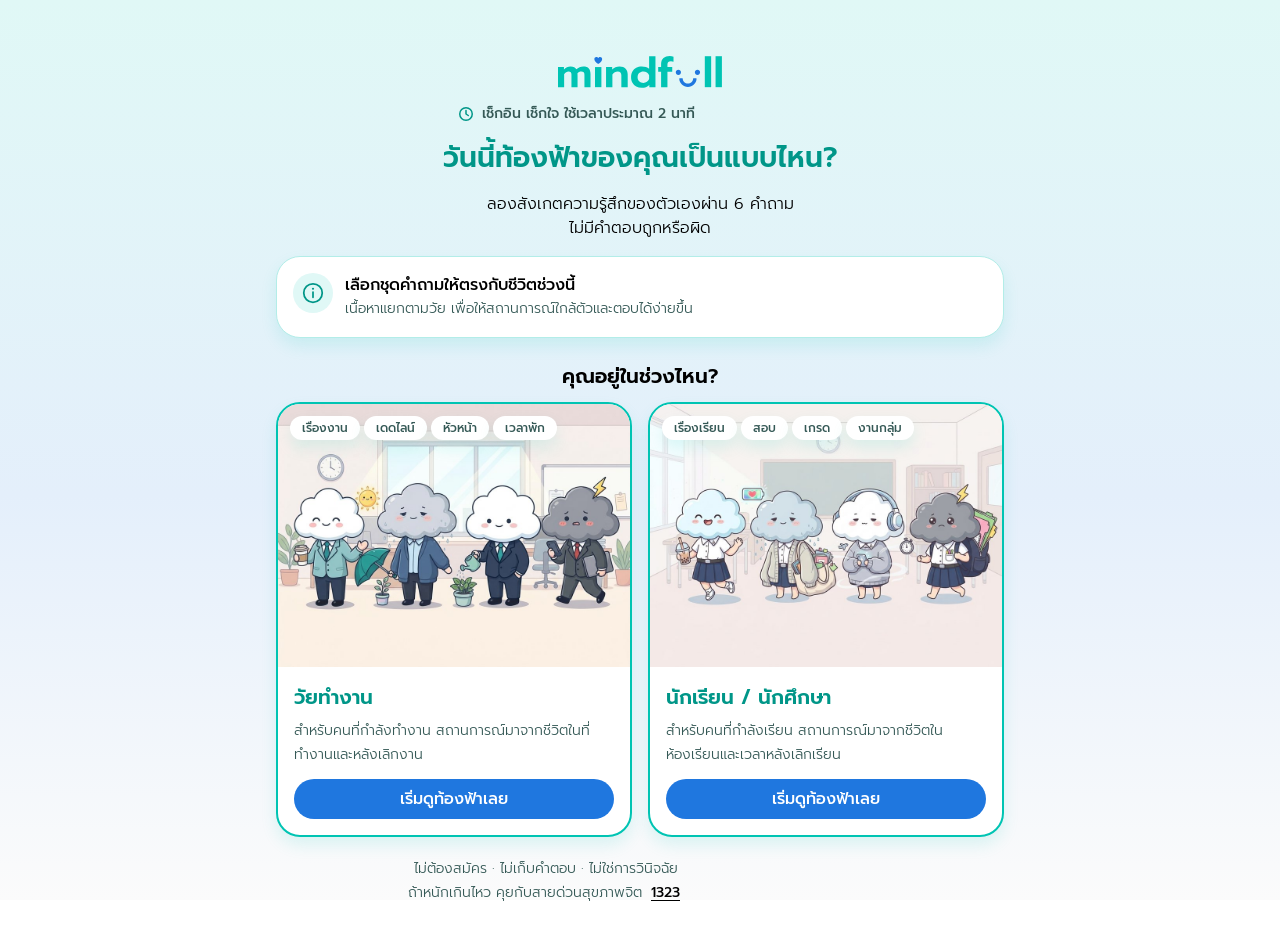
<file: prototype/index.html>
<!doctype html>
<html lang="th">
<head>
<meta charset="utf-8">
<meta name="viewport" content="width=device-width, initial-scale=1, viewport-fit=cover">
<title>ท้องฟ้าของคุณวันนี้ · mindfull</title>
<meta name="description" content="เช็กอิน เช็กใจ ใช้เวลาประมาณ 2 นาที ตอบ 6 คำถามตามชีวิตช่วงนี้ แล้วพบเพื่อนเมฆที่มาเยือนท้องฟ้าของคุณวันนี้ พร้อมวิธีดูแลตัวเองที่ทำได้ทันที">
<meta name="robots" content="noindex">
<meta name="theme-color" content="#FBFBFB">
<meta property="og:type" content="website">
<meta property="og:title" content="ท้องฟ้าของคุณวันนี้ · mindfull">
<meta property="og:description" content="เช็กอิน เช็กใจ ใช้เวลาประมาณ 2 นาที แล้วพบเพื่อนเมฆที่มาเยือนท้องฟ้าของคุณวันนี้">
<meta property="og:url" content="https://mindfull-prototype.vercel.app/">
<meta property="og:locale" content="th_TH">
<meta property="og:image" content="https://mindfull-prototype.vercel.app/og-image.png">
<meta property="og:image:width" content="1200">
<meta property="og:image:height" content="630">
<meta property="og:image:alt" content="ท้องฟ้าของคุณวันนี้ โดย mindfull: เพื่อนเมฆ 4 ตัว Cumulo, Nimbo, Strato และ Humi">
<meta name="twitter:card" content="summary_large_image">
<link rel="icon" href="favicon.svg" type="image/svg+xml">
<link rel="preconnect" href="https://fonts.googleapis.com">
<link rel="preconnect" href="https://fonts.gstatic.com" crossorigin>
<link href="https://fonts.googleapis.com/css2?family=Prompt:wght@300;500;600&display=swap" rel="stylesheet">
<link rel="stylesheet" href="assets/logo/mindfull-tokens.css?v=337">
<link rel="stylesheet" href="styles.css?v=337">
</head>
<body>
<div class="app" id="app">
  <div class="stage">
<div class="scene" id="scene"></div><div class="chars" id="chars"><div id="charWrap"></div></div>
  </div>

  <main class="sheet" id="sheet">
    <div class="content" id="content" aria-live="polite"></div>
    <p class="safety">ถ้าหนักเกินไหว คุยกับสายด่วนสุขภาพจิต <a href="tel:1323">1323</a></p>
  </main>
</div>

<div class="overlay" id="overlay" hidden>
  <div class="share-card" role="dialog" aria-modal="true" aria-labelledby="shareTitle" id="shareCard"></div>
</div>
<div class="toast" id="toast" role="status"></div>

<script src="content.js?v=337"></script>
<script src="app.js?v=337"></script>
</body>
</html>
</file>
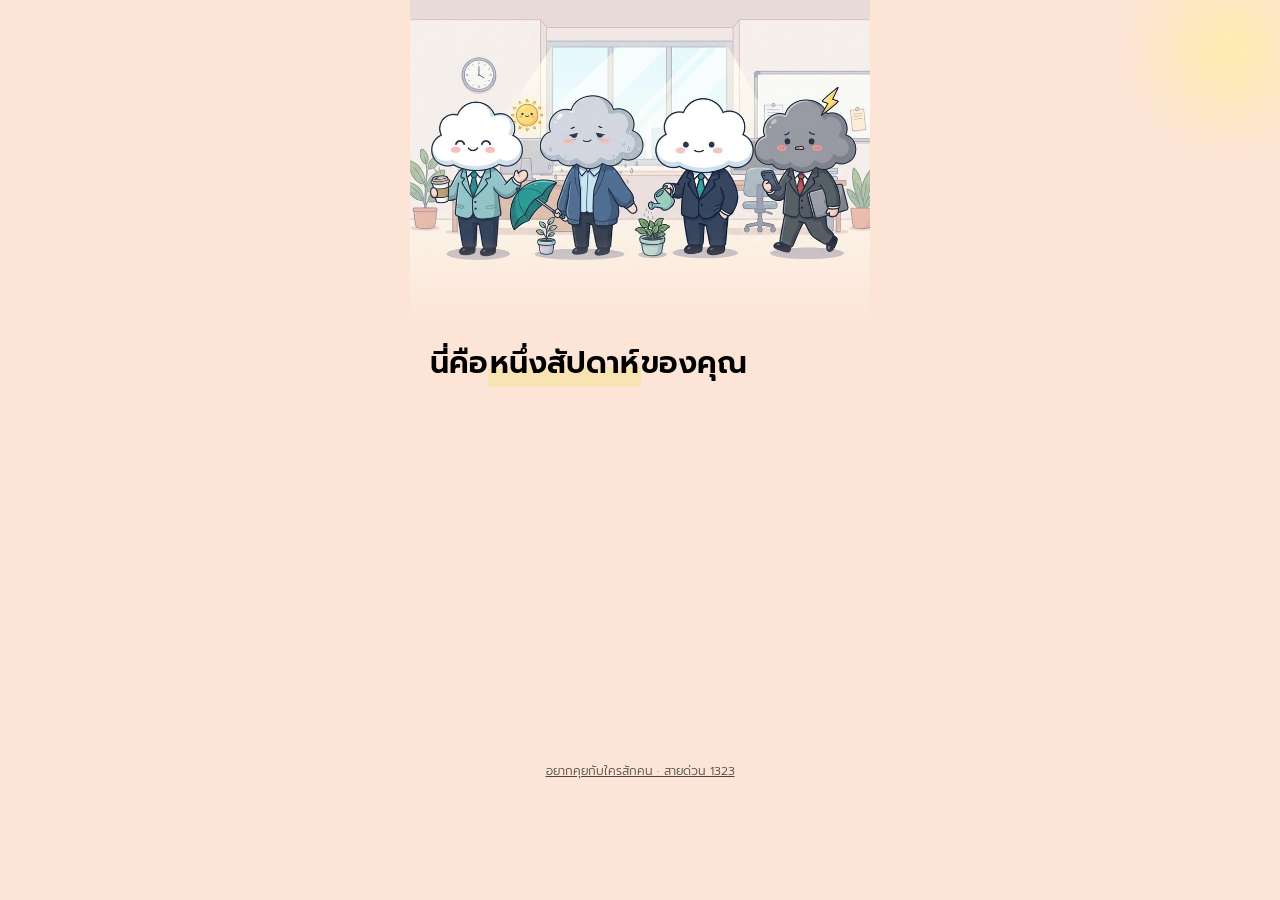
<file: prototype/story/index.html>
<!doctype html>
<html lang="th">
<head>
<meta charset="utf-8">
<meta name="viewport" content="width=device-width, initial-scale=1, viewport-fit=cover">
<title>หนึ่งสัปดาห์ของคุณ · mindfull</title>
<meta name="robots" content="noindex">
<meta name="description" content="ใช้ 2 นาที ไล่ดูหนึ่งสัปดาห์ของคุณ แล้วพบเพื่อนเมฆที่มาเยือนวันนี้">
<link rel="icon" href="../favicon.svg" type="image/svg+xml">
<link rel="preconnect" href="https://fonts.googleapis.com">
<link href="https://fonts.googleapis.com/css2?family=Prompt:wght@300;500;600&display=swap" rel="stylesheet">
<link rel="stylesheet" href="../assets/logo/mindfull-tokens.css">
<style>
:root{
  --ink:var(--black,#1C1C1C); --soft:#5B6B78; --accent:var(--blue-1,#1F77DF); --warm:var(--marigo-1,#F9A000);
  --mint:var(--turquoise-1,#20B2AA); --warm-soft:var(--marigo-100,#F8E4B3);
  --sky-top:#E4EFFB; --sky-bot:#FBFBFB; color-scheme:light;
}
*{box-sizing:border-box;margin:0}
html{background:#FCE4D6;transition:background 1.4s ease}
body{font-family:Prompt,"Noto Sans Thai",sans-serif;font-weight:300;color:var(--ink);min-height:100dvh;overflow-x:hidden;
  transition:color .8s;-webkit-tap-highlight-color:transparent;user-select:none}
/* the sky layer reaches past both screen edges, so what shows behind the status bar and the browser toolbar is plain sky, never a seam */
/* one solid sky colour per scene; the page runs edge to edge, under the status bar and under the browser toolbar */
body::before{content:"";position:fixed;left:0;right:0;top:-25vh;bottom:-25vh;z-index:-1;background:var(--sky-top);transition:background 1.4s ease}
body[data-sky="dawn"]{--sky-top:#FCE4D6;--sky-bot:#FCE4D6}
body[data-sky="morning"]{--sky-top:#DDEBF9;--sky-bot:#DDEBF9}
body[data-sky="evening"]{--sky-top:#4B4F7A;--sky-bot:#4B4F7A}
body[data-sky="noon"]{--sky-top:#D2E7FC;--sky-bot:#D2E7FC}
body[data-sky="dusk"]{--sky-top:#FAC79F;--sky-bot:#FAC79F}
body[data-sky="night"]{--sky-top:#1E2944;--sky-bot:#1E2944}
body.dark{color:#F4F6FA}

/* ambient sky: drifting clouds, stars at night, a sun glow by day. Decoration only, never tied to the answers */
#fx{position:fixed;inset:0;pointer-events:none;overflow:hidden}
#fx i{position:absolute;border-radius:50%;background:#fff;opacity:0;transition:opacity 1.2s}
body.dark #fx i{opacity:.8;animation:twinkle 3s ease-in-out infinite}
#fx .sun{position:absolute;width:220px;height:220px;right:-60px;top:-60px;background:radial-gradient(circle,rgba(255,236,170,.9),rgba(255,236,170,0) 70%);opacity:0;transition:opacity 1.2s}
body[data-sky="morning"] #fx .sun,body[data-sky="noon"] #fx .sun,body[data-sky="dawn"] #fx .sun{opacity:1}
body[data-sky="dusk"] #fx .sun{opacity:1;background:radial-gradient(circle,rgba(255,170,110,.9),rgba(255,170,110,0) 70%);top:auto;bottom:30%;right:-40px}
#fx .drift{position:absolute;left:-180px;width:160px;opacity:.5;animation:drift linear infinite;transition:opacity 1.2s}
body.dark #fx .drift{opacity:.12}
@keyframes drift{to{transform:translateX(calc(100vw + 360px))}}
@keyframes twinkle{50%{opacity:.2}}

.app{max-width:460px;min-height:100dvh;margin:0 auto;display:flex;flex-direction:column;position:relative;transition:opacity .4s}
.app.hide{opacity:0;transition:opacity .3s}

.top{position:fixed;z-index:3;top:calc(env(safe-area-inset-top) + 8px);left:max(16px,calc(50% - 214px))}
.back{all:unset;cursor:pointer;width:40px;height:40px;display:grid;place-items:center;border-radius:50%;font-size:22px;
  background:rgba(255,255,255,.55);color:#1C1C1C;visibility:hidden;box-shadow:0 4px 12px -6px rgba(0,0,0,.3);position:relative}
.back::after{content:"";position:absolute;inset:-4px}
.back.show{visibility:visible}
.back:focus-visible{outline:2px solid var(--accent)}

/* full-bleed scene, no frame. The picture itself stays still: only a soft cross-fade between scenes */
.stage{flex:0 0 auto;width:100%;aspect-ratio:900/672;max-height:52svh;position:relative;margin-top:-8px;transition:max-height .5s ease}
/* answering: the picture steps back and only the last line of the scene stays, so picture, question and all four answers fit one phone screen */
.app.asking .stage{max-height:30svh}
.app.asking .line.narr:not(.keep){display:none}
.wrap{position:absolute;inset:0;overflow:hidden;transition:opacity .6s;
  -webkit-mask-image:linear-gradient(180deg,#000 0,#000 72%,transparent 100%);
          mask-image:linear-gradient(180deg,#000 0,#000 72%,transparent 100%)}
.wrap.out{opacity:0}
.scene{width:100%;height:100%;object-fit:cover;object-position:center 40%}

/* time card between scenes: a small sky of its own. The sun (or moon) glides along a wide arc,
   a bank of clouds rises at the bottom, the day settles in letter by letter and the time rolls into place */
.chapter{position:fixed;inset:0;z-index:5;pointer-events:none;opacity:0;transition:opacity .5s;overflow:hidden}
.chapter.on{opacity:1}
.orb{position:absolute;width:76px;height:76px;margin:-38px 0 0 -38px;border-radius:50%;
  transition:left 1.3s cubic-bezier(.45,.05,.3,1),top 1.3s cubic-bezier(.45,.05,.3,1)}
.orb::before,.orb::after{content:"";position:absolute;border-radius:50%;pointer-events:none}
.orb.sun{background:radial-gradient(circle at 36% 34%,#FFF8E1 0,#FFE08A 38%,#FFC247 72%,#FFAE2E 100%);
  box-shadow:0 0 40px 10px rgba(255,196,84,.55),0 0 120px 40px rgba(255,214,140,.35)}
.orb.sun::before{inset:-18px;background:radial-gradient(circle,rgba(255,226,150,.35) 55%,rgba(255,226,150,0) 72%);animation:breathe 3.2s ease-in-out infinite}
.orb.sun::after{inset:-40px;background:radial-gradient(circle,rgba(255,236,190,.22) 50%,rgba(255,236,190,0) 72%);animation:breathe 3.2s .6s ease-in-out infinite}
.orb.moon{width:62px;height:62px;margin:-31px 0 0 -31px;
  background:radial-gradient(circle at 64% 36%,#E3E9F5 0 9%,transparent 10%),radial-gradient(circle at 38% 62%,#E1E8F4 0 7%,transparent 8%),
    radial-gradient(circle at 70% 70%,#E6ECF6 0 5%,transparent 6%),radial-gradient(circle at 40% 38%,#FFFFFF,#F1F4FA 55%,#D3DBEA 100%);
  box-shadow:0 0 36px 10px rgba(205,220,255,.45),0 0 110px 36px rgba(170,190,240,.22)}
.orb.moon::before{inset:-16px;background:radial-gradient(circle,rgba(210,225,255,.22) 55%,rgba(210,225,255,0) 72%);animation:breathe 4s ease-in-out infinite}
body.carding #fx .sun{opacity:0!important}
@keyframes breathe{50%{transform:scale(1.08);opacity:.75}}
.ch-text{position:absolute;left:0;right:0;top:58%;text-align:center;text-shadow:0 2px 18px rgba(0,0,0,.08)}
body.dark .ch-text{text-shadow:0 2px 18px rgba(0,0,0,.35)}
.day{font-size:56px;line-height:64px;font-weight:600;letter-spacing:.5px}
.day span{display:inline-block;opacity:0;animation:letter .6s cubic-bezier(.2,1.3,.4,1) forwards}
@keyframes letter{from{opacity:0;transform:translateY(22px);filter:blur(4px)}to{opacity:1;transform:none;filter:none}}
.clock{display:inline-flex;align-items:center;gap:2px;margin-top:6px;font-size:20px;line-height:28px;font-weight:300;letter-spacing:3px;
  font-variant-numeric:tabular-nums;opacity:0;animation:letter .5s .3s forwards}
.clock::before,.clock::after{content:"";width:28px;height:1px;background:currentColor;opacity:.35;margin:0 12px}
.clock .roll{display:inline-block;height:28px;overflow:hidden}
.clock .roll i{display:block;font-style:normal;transition:transform 1s cubic-bezier(.3,1.15,.4,1)}
/* clouds along the bottom of the card, three layers that drift apart a little */
.bank{position:absolute;left:-10%;width:120%;bottom:-2px;pointer-events:none;opacity:0;animation:bank 1.4s cubic-bezier(.2,.8,.3,1) forwards}
.bank path{fill:#fff}
body.dark .bank path{fill:#4A5A82}
.bank.b1{height:24vh;animation-delay:.05s;--dx:-3%}.bank.b1 path{opacity:.45}
.bank.b2{height:19vh;animation-delay:.15s;--dx:3%}.bank.b2 path{opacity:.7}
.bank.b3{height:13vh;animation-delay:.25s;--dx:-2%}.bank.b3 path{opacity:.95}
body.dark .bank.b3 path{fill:#2C3A5E}
@keyframes bank{from{opacity:0;transform:translate(0,40px)}to{opacity:1;transform:translate(var(--dx),0)}}

.story{flex:1 0 auto;display:flex;flex-direction:column;gap:10px;padding:8px 20px 24px;position:relative;z-index:2}
/* never let flex squeeze a line: the story scrolls instead */
.story>*{flex-shrink:0}
.line{font-size:19px;line-height:30px;min-height:30px;max-width:100%;overflow-wrap:anywhere}
.line.title{font-size:30px;line-height:40px;font-weight:600;animation:pop .5s}
.line.title mark{background:linear-gradient(transparent 58%,var(--warm-soft) 58%);color:inherit;padding:0 2px}
.line.say{font-weight:500;font-size:20px;line-height:28px;align-self:flex-start;background:rgba(255,255,255,.92);color:#1C1C1C;
  padding:8px 16px;border-radius:20px 20px 20px 6px;box-shadow:0 6px 16px -8px rgba(0,0,0,.35);animation:pop .4s}
.line.ask{font-weight:500;opacity:.75;font-size:16px;margin-top:4px}
.line.echo{font-size:18px;padding:10px 14px;border-radius:16px;background:rgba(255,255,255,.35);border-left:4px solid var(--warm);animation:pop .4s}
body.dark .line.echo{background:rgba(255,255,255,.1)}
@keyframes pop{0%{transform:scale(.85);opacity:0}70%{transform:scale(1.03)}100%{transform:none;opacity:1}}

.choices{display:flex;flex-direction:column;gap:10px}
.choices.wait .bubble{pointer-events:none}
.bubble{all:unset;cursor:pointer;position:relative;overflow:hidden;color:#1C1C1C;border-radius:22px;
  background:#fff linear-gradient(90deg,var(--warm-soft),var(--warm-soft)) no-repeat 0 0/0% 100%;
  padding:11px 18px;min-height:48px;display:flex;align-items:center;font-size:16px;line-height:22px;
  box-shadow:0 1px 0 rgba(255,255,255,.9) inset,0 8px 20px -12px rgba(20,40,80,.55);
  animation:bin .55s cubic-bezier(.3,1.5,.5,1) both,bob 3.2s ease-in-out infinite;
  transition:translate .2s,rotate .2s,scale .15s,box-shadow .2s,background-size .45s ease}
.bubble:hover{translate:0 -3px;rotate:-.6deg;box-shadow:0 1px 0 rgba(255,255,255,.9) inset,0 14px 24px -12px rgba(20,40,80,.55)}
.bubble:active{scale:.96 1.02}
.bubble:focus-visible{outline:2px solid var(--accent);outline-offset:2px}
.bubble.picked{background-size:100% 100%;font-weight:500;box-shadow:0 0 0 2px var(--warm),0 10px 24px -8px rgba(249,160,0,.6);animation:jelly .6s both}
.bubble.leave{animation:away .4s ease-in both;pointer-events:none}
.bubble.gone{display:none}
.ripple{position:absolute;width:10px;height:10px;border-radius:50%;background:rgba(249,160,0,.35);transform:translate(-50%,-50%) scale(0);animation:ripple .6s ease-out forwards;pointer-events:none}
@keyframes ripple{to{transform:translate(-50%,-50%) scale(40);opacity:0}}
@keyframes bin{from{opacity:0;transform:translateY(22px) scale(.7) rotate(var(--r,0deg))}to{opacity:1;transform:none}}
@keyframes bob{50%{transform:translateY(-2px)}}
@keyframes jelly{0%{transform:none}30%{transform:scale(1.06,.94)}50%{transform:scale(.97,1.04)}70%{transform:scale(1.02,.98)}100%{transform:none}}
@keyframes away{to{opacity:0;transform:translateX(60px) rotate(8deg) scale(.9)}}

.tap{align-self:center;font-size:13px;opacity:.7;padding-top:8px;display:flex;gap:6px;align-items:center}
.tap span{display:inline-block;width:8px;height:8px;border-radius:50%;background:var(--warm);animation:finger 1.2s ease-in-out infinite}
@keyframes finger{50%{transform:translateY(-4px)}}
.cta{all:unset;cursor:pointer;position:relative;overflow:hidden;align-self:center;margin-top:12px;background:var(--accent);color:#fff;font-weight:500;
  padding:12px 28px;border-radius:999px;animation:pop .5s;box-shadow:0 10px 24px -10px rgba(31,119,223,.7);transition:transform .15s}
.cta:active{transform:scale(.96)}
.cta::after{content:"";position:absolute;top:0;bottom:0;width:40%;left:-60%;background:linear-gradient(90deg,transparent,rgba(255,255,255,.45),transparent);transform:skewX(-20deg);animation:shine 2.8s 1s ease-in-out infinite}
@keyframes shine{0%,60%{left:-60%}100%{left:130%}}
.cta:focus-visible{outline:2px solid #fff;outline-offset:3px}
.actions{display:flex;flex-direction:column;align-items:center;gap:4px;margin-top:4px;animation:pop .5s}
.actions .cta{margin-top:0;min-width:200px;text-align:center}
.ghost{all:unset;cursor:pointer;min-height:44px;padding:0 20px;display:grid;place-items:center;font-weight:500;color:var(--accent)}
.ghost:focus-visible{outline:2px solid var(--accent);border-radius:999px}
.toast{position:fixed;left:50%;bottom:calc(56px + env(safe-area-inset-bottom));transform:translateX(-50%);z-index:9;
  background:#1C1C1C;color:#fff;font-size:14px;padding:10px 18px;border-radius:999px;animation:pop .3s;white-space:nowrap}
.help{align-self:center;font-size:12px;opacity:.7;color:inherit;padding:4px 0 calc(120px + env(safe-area-inset-bottom));min-height:24px;position:relative;z-index:2}

/* suspense: four white silhouettes in the sky, a spotlight hops between them, slows down, and lands */
.suspense{position:absolute;inset:0;display:flex;align-items:flex-end;justify-content:center;gap:2%;padding:56px 3% 8%}
.sil{width:23%;max-height:86%;object-fit:contain;filter:brightness(0) invert(1);opacity:.28;transform:scale(.9);
  transition:transform .14s ease-out,opacity .14s,filter .14s;animation:silin .6s cubic-bezier(.3,1.4,.5,1) both}
.sil:nth-child(2){animation-delay:.08s}.sil:nth-child(3){animation-delay:.16s}.sil:nth-child(4){animation-delay:.24s}
.sil.on{opacity:1;transform:scale(1.2) translateY(-8%);filter:brightness(0) invert(1) drop-shadow(0 0 10px rgba(255,255,255,.9)) drop-shadow(0 0 26px rgba(255,200,120,.75))}
.sil.win{animation:win .7s cubic-bezier(.3,1.5,.5,1) forwards}
@keyframes silin{from{opacity:0;transform:translateY(30px) scale(.7)}}
@keyframes win{40%{transform:scale(1.45) translateY(-12%)}100%{transform:scale(1.3) translateY(-10%);opacity:1}}
.flash{position:fixed;inset:0;background:#fff;opacity:0;pointer-events:none;z-index:6;animation:flash .9s ease-out forwards}
@keyframes flash{25%{opacity:.95}100%{opacity:0}}
.wonder{font-size:26px;line-height:34px;font-weight:600;text-align:center;margin-top:8px}
.wonder i{display:inline-block;font-style:normal;animation:dot 1.2s ease-in-out infinite}
.wonder i:nth-child(2){animation-delay:.15s}.wonder i:nth-child(3){animation-delay:.3s}
@keyframes dot{40%{transform:translateY(-6px);opacity:.4}}
.hint2{text-align:center;opacity:.75;font-size:15px}

/* result: the friend (background removed) stands on a soft halo, the story below explains why */
.hero{position:absolute;inset:0;display:flex;justify-content:center;align-items:flex-end;padding:56px 0 5%}
.halo{position:absolute;left:50%;top:50%;width:min(82vw,340px);aspect-ratio:1;border-radius:50%;transform:translate(-50%,-50%) scale(.6);opacity:0;
  background:radial-gradient(circle,var(--tint) 0,var(--tint) 52%,rgba(255,255,255,0) 71%);animation:halo .9s .1s cubic-bezier(.3,1.3,.5,1) forwards}
@keyframes halo{to{transform:translate(-50%,-50%) scale(1);opacity:1}}
.ground{position:absolute;left:50%;bottom:4%;width:46%;height:16px;border-radius:50%;transform:translateX(-50%);background:radial-gradient(ellipse,rgba(40,60,100,.22),rgba(40,60,100,0) 70%)}
.hero .friend{position:relative;z-index:1;height:100%;width:auto;max-width:80%;object-fit:contain;cursor:pointer;
  filter:drop-shadow(0 10px 14px rgba(20,40,80,.16));opacity:0;transform:translateY(24px) scale(.85);animation:up .8s .2s cubic-bezier(.3,1.5,.5,1) forwards}
.hero .friend.hop{animation:hop .6s cubic-bezier(.3,1.6,.5,1);opacity:1;transform:none}
@keyframes up{to{opacity:1;transform:none}}
@keyframes hop{0%{transform:scale(1)}30%{transform:scale(1.06,.94)}55%{transform:translateY(-20px) scale(.97,1.04)}100%{transform:none}}
.confetti{position:absolute;top:45%;left:50%;width:8px;height:12px;border-radius:2px;opacity:0;pointer-events:none;animation:conf 1.6s .35s cubic-bezier(.2,.8,.4,1) forwards}
@keyframes conf{0%{opacity:1;transform:translate(-50%,-50%) rotate(0)}100%{opacity:0;transform:translate(calc(-50% + var(--x)),calc(-50% + var(--y))) rotate(var(--r))}}
.speech{position:absolute;top:2%;left:50%;transform:translateX(-50%);background:#fff;color:#1C1C1C;font-weight:500;font-size:15px;
  padding:8px 14px;border-radius:16px;white-space:nowrap;box-shadow:0 8px 18px -8px rgba(0,0,0,.35);animation:say 3.6s ease forwards;z-index:2}
.speech::after{content:"";position:absolute;left:50%;bottom:-6px;width:12px;height:12px;background:#fff;transform:translateX(-50%) rotate(45deg)}
@keyframes say{0%{opacity:0;transform:translate(-50%,8px) scale(.8)}12%,80%{opacity:1;transform:translate(-50%,0) scale(1)}100%{opacity:0}}

.result{display:flex;flex-direction:column;align-items:center;text-align:center;gap:14px;padding:4px 8px 8px}
.result>*{opacity:0;animation:rise2 .6s cubic-bezier(.2,1,.3,1) forwards}
@keyframes rise2{from{opacity:0;transform:translateY(14px)}to{opacity:1;transform:none}}
.eyebrow{font-size:15px;font-weight:500;color:var(--soft);margin-bottom:-10px}
.rname{font-size:48px;line-height:56px;font-weight:600}
.rname mark{background:linear-gradient(transparent 62%,var(--warm-soft) 62%);color:inherit;padding:0 6px}
.rtype{font-size:16px;color:var(--soft);margin-top:-10px}
.why{display:flex;flex-wrap:wrap;justify-content:center;gap:8px}
.pill{font-size:14px;font-weight:500;padding:6px 14px;border-radius:999px;background:rgba(255,255,255,.75);box-shadow:0 4px 12px -8px rgba(20,40,80,.4)}
.pill b{font-weight:600;color:#B87400}
.reframe{font-size:20px;line-height:32px;font-weight:500;max-width:320px}
.more{width:100%;max-width:360px;font-size:16px;line-height:26px;text-align:left}
.more summary{list-style:none;cursor:pointer;text-align:center;color:var(--accent);font-weight:500;min-height:44px;display:flex;align-items:center;justify-content:center}
.more summary::-webkit-details-marker{display:none}
.more summary::after{content:"";display:inline-block;width:8px;height:8px;border:solid currentColor;border-width:0 2px 2px 0;transform:translateY(-3px) rotate(45deg);margin-left:8px;transition:transform .2s}
.more[open] summary::after{transform:translateY(1px) rotate(-135deg)}
.more .in{display:grid;gap:12px;padding:8px 4px 4px;animation:rise2 .4s ease}
.more h4{font-size:14px;font-weight:600;color:var(--soft)}
.chip{display:inline-block;font-size:12px;font-weight:600;padding:2px 10px;border-radius:999px;background:var(--warm-soft);color:#8A5A00;margin-right:6px}
.fine{font-size:13px;line-height:20px;color:var(--soft)}
@media (max-width:380px){
  .line{font-size:17px;line-height:27px;min-height:27px}
  .line.title{font-size:26px;line-height:34px}
  .bubble{font-size:15px}
}
@media (prefers-reduced-motion:reduce){*{animation-duration:.01s!important;animation-delay:0s!important;animation-iteration-count:1!important;transition:none!important}}
</style>
</head>
<body data-sky="dawn">
<div id="fx"><div class="sun"></div></div>
<div class="chapter" id="chapter" aria-hidden="true"></div>
<div class="app" id="app">
  <div class="top">
    <button class="back" id="back" aria-label="ย้อนกลับ">‹</button>
  </div>
  <div class="stage" id="stage"></div>
  <div class="story" id="story" aria-live="polite"></div>
  <a class="help" href="tel:1323">อยากคุยกับใครสักคน · สายด่วน 1323</a>
</div>
<script>
var IMG='../assets/work/';
var DAYNAME=['จันทร์','อังคาร','พุธ','พฤหัสฯ','ศุกร์','เสาร์','อาทิตย์'];
var CLOUD_SVG='<svg viewBox="0 0 64 36" aria-hidden="true"><path d="M15 34a12 12 0 0 1-1-24A16 16 0 0 1 45 9a11 11 0 0 1 4 25z" fill="#fff"/></svg>';

/* Script: narration → (someone says) → inner choice → what happens next because of that choice.
   Echoes describe a moment, never praise or blame, never hint at the cloud.
   fx = the scene's own ambient effect, the same whatever is picked. */
var SCENES=[
 {day:0,clock:'09:02',hour:9,sky:'morning',img:'scenes/q1.jpg',fx:'pings',
  lines:['ออฟฟิศยังเงียบ แอร์เย็นเฉียบ','คุณเปิดคอม… ติ๊ง ติ๊ง ติ๊ง'],say:'47 ข้อความใหม่',ask:'ในใจคุณตอนนั้น…',
  opts:[['storm','ต้องตอบให้หมดก่อนใครทวง ใจเต้นตึกตักเลย','คุณตอบรวดไปสิบกว่าข้อความ กว่าจะเงยหน้า กาแฟก็เย็นแล้ว'],
        ['rain','เฮ้อ… ยังไม่ทันเริ่ม ก็เหนื่อยแล้ว','คุณนั่งนิ่งไปพักหนึ่ง… ก่อนค่อยๆ เปิดฉบับแรก'],
        ['fog','เลื่อนดูผ่านๆ แบบไม่ค่อยรู้สึกอะไร','ตัวเลขแจ้งเตือนลดลงทีละนิด เหมือนทุกวันจันทร์'],
        ['fluffy','ขอกาแฟสักแก้วก่อน เดี๋ยวค่อยๆ ไล่ไป','กาแฟแก้วแรกของสัปดาห์ หอมกว่าที่คิดนะ']]},
 {day:0,clock:'20:00',hour:20,sky:'evening',img:'scenes/q2.jpg',fx:'lamp',
  lines:['บ้านเงียบ ไฟโคมสีส้มอุ่นๆ','คุณเพิ่งได้ทิ้งตัวลงบนโซฟา','แล้วมือถือก็สั่น…'],say:'หัวหน้า: “พรุ่งนี้คุยกันหน่อยนะ”',ask:'ในใจคุณตอนนั้น…',
  opts:[['storm','เราพลาดอะไรไปหรือเปล่า… คืนนี้คงหลับยาก','คุณอ่านข้อความนั้นซ้ำอีกสามรอบ หาความหมายระหว่างบรรทัด'],
        ['rain','ขอเวลาเป็นของตัวเองบ้างได้ไหม…','คุณวางมือถือคว่ำไว้ ตัวได้พัก แต่ใจยังไม่ได้พัก'],
        ['fog','อืม… ช่วงนี้เรื่องงานไม่ค่อยรู้สึกอะไรแล้ว','ข้อความถูกอ่าน… แล้วก็เงียบไป'],
        ['fluffy','ตอบรับสั้นๆ วางมือถือ แล้วพักต่อ','ซีรีส์ตอนต่อไปเริ่มพอดี']]},
 {day:2,clock:'12:00',hour:12,sky:'noon',img:'scenes/q3.jpg',fx:'sun',
  lines:['กลางสัปดาห์ แดดเที่ยงส่องเต็มโต๊ะ','เสียงเก้าอี้เลื่อน คนรอบตัวทยอยลุกไปกินข้าว'],ask:'ส่วนคุณช่วงนี้…',
  opts:[['storm','กินหน้าจอ มือยังพิมพ์งานอยู่เลย','ข้าวหมดจานตอนไหน คุณก็จำไม่ได้'],
        ['rain','ไม่ค่อยหิว ขอหลับสักงีบดีกว่า','สิบห้านาทีที่ฟุบหลับ… สั้นเหลือเกิน'],
        ['fog','ไถมือถือไปเรื่อย รู้ตัวอีกทีก็หมดเวลา','หนึ่งชั่วโมงหายไปกับหน้าจอ แบบไม่ทันรู้ตัว'],
        ['fluffy','ได้ลุกไปกินข้าว คุยเล่นกับเพื่อนจริงๆ','มุกของเพื่อนยังทำให้คุณยิ้มได้ถึงบ่าย']]},
 {day:4,clock:'18:30',hour:18.5,sky:'dusk',img:'scenes/q4.jpg',fx:'chat',
  lines:['ศุกร์เย็น ฟ้าเป็นสีส้มทั้งผืน','มือถือเด้ง… เพื่อนสนิททักมา'],say:'“เสาร์นี้ขึ้นดอยกันป่ะ”',ask:'ในใจคุณตอนนั้น…',
  opts:[['storm','อยากไปนะ แต่งานค้างยังวนอยู่ในหัว','คุณตอบว่า “ขอดูก่อนนะ” แล้วเปิดไฟล์งานต่อ'],
        ['rain','ขอผ่านก่อน… อยากนอนทั้งวัน','คุณส่งสติกเกอร์ขอโทษไป แล้วดึงผ้าห่มขึ้น'],
        ['fog','ไม่รู้สิ… ไม่ค่อยอยากไปไหนเลย','แชตนั้นยังค้างอยู่ ยังไม่ได้ตอบ'],
        ['fluffy','ไปสิ! รอวันหยุดนี้อยู่เลย','คุณเปิดดูพยากรณ์อากาศบนดอยทันที']]},
 {day:6,clock:'22:00',hour:22,sky:'night',img:'scenes/q5.jpg',fx:'night',
  lines:['คืนวันอาทิตย์ ห้องมืด มีแค่เสียงพัดลม','คุณนอนลง มองเพดาน…'],ask:'ในใจคุณตอนนั้น…',
  opts:[['storm','งานพรุ่งนี้เรียงคิวในหัวเป็นลิสต์ยาว','เพดานห้องดูคุ้นตากว่าที่ควร'],
        ['rain','หน่วงๆ… ไม่อยากให้ถึงเช้าวันจันทร์เลย','คุณหลับตา หวังให้คืนนี้ยาวกว่านี้อีกนิด'],
        ['fog','ก็เฉยๆ วันไหนก็เหมือนกันหมด','แล้วคืนนั้นก็ผ่านไป เงียบๆ'],
        ['fluffy','โอเคนะ พร้อมเริ่มสัปดาห์ใหม่ประมาณนึง','คุณหลับไปพร้อมลิสต์สั้นๆ ของพรุ่งนี้']]},
 {day:6,clock:'23:40',hour:23.7,sky:'night',img:'scenes/q6.jpg',fx:'sand',duration:true,
  lines:['ก่อนจะหลับ คุณนึกย้อนไปหลายสัปดาห์ที่ผ่านมา…'],ask:'ความเหนื่อยหรือหนักใจเรื่องงาน อยู่กับคุณมานานแค่ไหนแล้วนะ?',
  opts:[[0,'ช่วงนี้ไม่ค่อยรู้สึกแบบนั้นนะ'],[0,'เพิ่งไม่กี่วันนี้เอง'],[1,'ราว 1–2 สัปดาห์'],[2,'นานกว่า 2 สัปดาห์แล้ว']]}
];
var CHAR={storm:['Cumulo','cumulo'],rain:['Nimbo','nimbo'],fog:['Strato','strato'],fluffy:['Humi','humi']};
var AX={storm:[1,1],rain:[-1,1],fog:[-1,-1],fluffy:[1,-1]};

var $=function(id){return document.getElementById(id)};
var story=$('story'),stage=$('stage'),app=$('app'),i=-1,picks=[],waitTap=null,gen=0,hinted=false;
var reduce=matchMedia('(prefers-reduced-motion: reduce)').matches;
var seg=window.Intl&&Intl.Segmenter?new Intl.Segmenter('th',{granularity:'grapheme'}):null;
function later(fn,ms){var g=gen;setTimeout(function(){if(g===gen)fn()},ms)}
function every(fn,ms){if(reduce)return;var g=gen,t=setInterval(function(){if(g!==gen)return clearInterval(t);fn()},ms)}
function rnd(a,b){return a+Math.random()*(b-a)}
function pickOne(a){return a[Math.floor(Math.random()*a.length)]}

/* sky decor, generated once: stars + three slow clouds */
(function(){
  var h='';for(var n=0;n<40;n++)h+='<i style="left:'+rnd(0,100)+'%;top:'+rnd(0,55)+'%;width:'+rnd(1,3)+'px;height:'+rnd(1,3)+'px;animation-delay:'+rnd(0,3)+'s"></i>';
  [[2,55,-10],[9,80,-45],[16,70,-25]].forEach(function(c){h+='<div class="drift" style="top:'+c[0]+'%;animation-duration:'+c[1]+'s;animation-delay:'+c[2]+'s;width:'+rnd(110,170)+'px">'+CLOUD_SVG+'</div>'});
  $('fx').insertAdjacentHTML('beforeend',h);
})();

/* status bar, page background and the area behind the toolbar all take the same sky colour */
var SKY={dawn:'#FCE4D6',morning:'#DDEBF9',evening:'#4B4F7A',noon:'#D2E7FC',dusk:'#FAC79F',night:'#1E2944'};
function sky(s){document.body.dataset.sky=s;document.body.classList.toggle('dark',s==='evening'||s==='night');
  document.documentElement.style.background=SKY[s]}
/* scroll only as far as the newest line needs, so the top of the page (and its sky) stays in view whenever it can */
function follow(){var last=story.lastElementChild;if(!last)return;var over=last.getBoundingClientRect().bottom+96-innerHeight;
  if(over>4)scrollTo({top:scrollY+over,behavior:reduce?'auto':'smooth'})}
function add(html){story.insertAdjacentHTML('beforeend',html);var el=story.lastElementChild;follow();return el}
/* scene picture: a still image that cross-fades in */
function showScene(src){
  stage.innerHTML='<div class="wrap out"><img class="scene" src="'+src+'" alt=""></div>';
  requestAnimationFrame(function(){requestAnimationFrame(function(){stage.querySelector('.wrap').classList.remove('out')})});
}

/* typewriter: a tap finishes the line at once */
function type(text,cls,done){
  var p=add('<p class="line '+(cls||'')+'"></p>');
  var parts=seg?Array.from(seg.segment(text),function(s){return s.segment}):text.split('');
  if(reduce||cls==='say'||cls==='title'){p.innerHTML=text;return later(done,cls==='say'?500:cls==='title'?600:0)}
  var n=0,g=gen,t=setInterval(function(){
    if(g!==gen)return clearInterval(t);
    p.textContent=parts.slice(0,++n).join('');
    if(n>=parts.length){clearInterval(t);waitTap=null;done()}
  },32);
  waitTap=function(){clearInterval(t);p.textContent=text;done()};
}
/* remember when the tap before this one happened: a quick burst of taps is someone skipping, not choosing */
var lastTap=0,prevTap=0;
document.addEventListener('click',function(){prevTap=lastTap;lastTap=Date.now()},true);
/* "tap to go on" listens only after a short beat, so a burst of taps can't skip a line nobody has read yet */
function tap(fn){var t=add('<p class="tap"><span></span>แตะเพื่อไปต่อ</p>');t.style.visibility='hidden';
  later(function(){t.style.visibility='';waitTap=fn},450)}
document.addEventListener('click',function(e){
  if(e.target.closest('.bubble,.cta,a,.back,.friend'))return;
  if(waitTap){var f=waitTap;waitTap=null;var t=story.querySelector('.tap');t&&t.remove();f()}
});
/* narration flows on its own; a tap speeds it up */
function play(lines,done){
  var n=0;(function next(){
    if(n>=lines.length)return done();
    var l=lines[n++],last=n>=lines.length;
    type(l.t||l,l.c||'narr',function(){
      if(last)return done();
      var g=gen,t=setTimeout(function(){if(g===gen){waitTap=null;next()}},700);
      waitTap=function(){clearTimeout(t);next()};
    });
  })();
}
/* time card: hour → place on a wide arc across the card (6:00 low left, about 12:30 high in the middle, 19:00 low right;
   the moon takes the night shift). When sun and moon swap, the new one rises from behind the clouds. */
var lastOrb=null;
var BANK='<path d="M0 60 C 40 20, 90 20, 120 45 C 150 10, 220 5, 250 40 C 280 15, 340 18, 370 42 C 400 12, 470 10, 500 44 C 530 20, 580 22, 600 50 L600 100 L0 100Z"/>';
function chapter(day,clock,hour,cb){
  var night=hour<6||hour>=19,t=night?(hour+(hour<6?24:0)-19)/11:(hour-6)/13,type=night?'moon':'sun';
  var pos={x:12+t*76,y:40-Math.sin(t*Math.PI)*26,type:type};
  var from=lastOrb&&lastOrb.type===type?lastOrb:{x:pos.x-10,y:78};
  var letters=(seg?Array.from(seg.segment(day),function(x){return x.segment}):day.split('')).map(function(ch,n){
    return '<span style="animation-delay:'+(120+n*55)+'ms">'+ch+'</span>'}).join('');
  var digits=clock.split('').map(function(ch){
    if(!/[0-9]/.test(ch))return '<span>'+ch+'</span>';
    var col='';for(var d=0;d<=9;d++)col+=d+'<br>';
    return '<span class="roll"><i data-d="'+ch+'">'+col+'</i></span>'}).join('');
  var banks=[1,2,3].map(function(n){return '<svg class="bank b'+n+'" viewBox="0 0 600 100" preserveAspectRatio="none" aria-hidden="true">'+BANK+'</svg>'}).join('');
  var c=$('chapter');
  c.innerHTML='<div class="orb '+type+'" style="left:'+from.x+'%;top:'+from.y+'%"></div>'+banks+
    '<div class="ch-text"><div class="day">'+letters+'</div><div class="clock">'+digits+'</div></div>';
  lastOrb=pos;
  if(reduce){c.querySelector('.orb').style.cssText='left:'+pos.x+'%;top:'+pos.y+'%';return cb()}
  app.classList.add('hide');c.classList.add('on');document.body.classList.add('carding');
  requestAnimationFrame(function(){requestAnimationFrame(function(){
    var o=c.querySelector('.orb');o.style.left=pos.x+'%';o.style.top=pos.y+'%';
    [].forEach.call(c.querySelectorAll('.roll i'),function(el,n){el.style.transitionDelay=(300+n*90)+'ms';el.style.transform='translateY(-'+(+el.dataset.d*28)+'px)'});
  })});
  later(function(){c.classList.remove('on');app.classList.remove('hide');document.body.classList.remove('carding');cb()},1800);
}

function prologue(){
  sky('dawn');
  showScene(IMG+'characters/all.jpg');
  story.innerHTML='';
  play([{t:'นี่คือ<mark>หนึ่งสัปดาห์</mark>ของคุณ',c:'title'},'ไม่มีถูก ไม่มีผิด','แค่เลือกสิ่งที่ใกล้กับใจคุณที่สุด'],function(){
    add('<button class="cta">เริ่มวันจันทร์</button>').onclick=nextScene;
  });
}
function nextScene(){
  gen++;waitTap=null;i++;var s=SCENES[i];if(!s)return outro();
  $('back').classList.toggle('show',i>0||picks.length>0);
  var w=stage.querySelector('.wrap');w&&w.classList.add('out');
  story.innerHTML='';app.classList.remove('asking');
  later(function(){
    scrollTo(0,0);sky(s.sky);
    chapter(DAYNAME[s.day],s.clock,s.hour,function(){
      showScene(IMG+s.img);
      var seq=s.lines.slice();if(s.say)seq.push({t:s.say,c:'say'});seq.push({t:s.ask,c:'ask'});
      play(seq,function(){later(function(){choices(s)},350)});
    });
  },400);
}
function choices(s){
  var narr=story.querySelectorAll('.narr');narr.length&&narr[narr.length-1].classList.add('keep');
  app.classList.add('asking');
  /* answers can't be picked until they have all landed, so a tap meant for the story never chooses one by accident */
  var box=add('<div class="choices wait" role="group"></div>');
  later(function(){box.classList.remove('wait')},s.opts.length*90+650);
  s.opts.forEach(function(o,n){
    var b=document.createElement('button');b.className='bubble';b.appendChild(document.createTextNode(o[1]));
    b.style.animationDelay=(n*90)+'ms,'+(600+n*400)+'ms';b.style.setProperty('--r',(n%2?3:-3)+'deg');
    b.onclick=function(e){
      var r=b.getBoundingClientRect(),rp=document.createElement('span');rp.className='ripple';
      rp.style.left=(e.clientX-r.left)+'px';rp.style.top=(e.clientY-r.top)+'px';b.appendChild(rp);
      pick(s,o,b,box);
    };
    box.appendChild(b);
  });
  later(follow,450);
}
function pick(s,o,b,box){
  if(box.dataset.done||box.classList.contains('wait')||Date.now()-prevTap<600)return;box.dataset.done=1;
  navigator.vibrate&&navigator.vibrate(8);
  var n=0;[].forEach.call(box.children,function(x){if(x===b)return;
    var d=n++*70;x.style.animationDelay=d+'ms';x.classList.add('leave');
    later(function(){x.classList.add('gone')},420+d)});
  b.classList.add('picked');picks.push(o[0]);
  later(function(){
    if(o[2])type(o[2],'echo',function(){tap(nextScene)});else later(nextScene,600);
  },550);
}
/* back: redo this scene's choice, or step back one scene */
$('back').onclick=function(){
  if(i>=SCENES.length)return;
  var box=story.querySelector('.choices');
  if(box&&box.dataset.done){picks.pop();i--;return nextScene()}
  if(i>0){picks.pop();i-=2;return nextScene()}
  gen++;i=-1;$('back').classList.remove('show');prologue();
};

/* the four friends: short copy from docs/characters.md */
var INFO={
  storm:{type:'เพื่อนเมฆสายเตรียมพร้อม · เมฆคิวมูโลนิมบัส',tint:'#D5DDE8',
    about:'มาเยือนในวันที่คุณอยู่ในโหมดเตรียมรับมือตลอดเวลา พลังงานยังมีเต็ม แต่ถูกใช้ไปกับการคิดวนและกังวลล่วงหน้า',
    power:'เรดาร์จับพายุ',pdesc:'เห็นปัญหาก่อนใครเสมอ และเตรียมรับมือไว้แล้ว ทีมจึงไว้ใจ',
    good:'รับผิดชอบสูง ทีมไว้ใจได้',over:'เรดาร์ไม่ยอมปิด แม้ไม่มีพายุจริง',
    reframe:'พายุไม่ได้แปลว่าคุณอ่อนแอ มันแปลว่าคุณกำลังแบกหลายเรื่องที่สำคัญกับคุณ'},
  rain:{type:'เพื่อนเมฆสายดูแล · เมฆนิมโบสเตรตัส',tint:'#D6E6F6',
    about:'มาเยือนในวันที่คุณแบกมานานจนแบตใกล้หมด ยังดูแลคนอื่นได้ แต่ข้างในเหนื่อยแบบที่นอนพักอย่างเดียวไม่หาย',
    power:'ร่มใบใหญ่',pdesc:'ไม่เคยปล่อยให้ใครเปียกฝน งานของเพื่อน ปัญหาของทีม ช่วยไว้หมด',
    good:'อดทน ใส่ใจ ไม่ทิ้งใคร',over:'กางร่มให้ทุกคน จนลืมกางให้ตัวเอง',
    reframe:'ฝนตกไม่ได้แปลว่าฟ้าพัง มันคือสัญญาณว่าถึงเวลาพัก'},
  fog:{type:'เพื่อนเมฆสายพัก · เมฆสเตรตัส',tint:'#E7E9EE',
    about:'มาเยือนในวันที่คุณไม่ได้เศร้าหรือเครียดชัดเจน แต่ไม่ค่อยรู้สึกอะไร ทุกอย่างดูเฉยๆ ไปหมด',
    power:'รดน้ำช้าๆ',pdesc:'เมื่อทุกอย่างมากเกินไป ไม่รีบทำอะไร ค่อยๆ ดูแลสิ่งเล็กๆ ข้างตัว',
    good:'สงบ ไม่ตื่นตูม ปกป้องตัวเองเก่ง',over:'ช้าและนิ่งนานจนเริ่มไม่รู้สึกอะไร',
    reframe:'ช้าลงไม่ได้แปลว่าคุณหายไป มันแค่พักจังหวะไว้ชั่วคราว'},
  fluffy:{type:'เพื่อนเมฆสายสมดุล · เมฆคิวมูลัส ฮิวมิลิส',tint:'#DDEBFB',
    about:'มาเยือนในวันที่ฟ้าของคุณค่อนข้างเปิด มีแรงพอทำงาน และยังมีที่ว่างให้ตัวเอง',
    power:'แบตสำรอง',pdesc:'รู้วิธีเติมพลังให้ตัวเอง และมีเหลือพอแบ่งให้คนรอบข้าง',
    good:'ยืดหยุ่น ฟื้นตัวเร็ว อยู่ด้วยแล้วสบายใจ',over:'แบ่งพลังจนลืมสังเกตว่าอะไรทำให้ตัวเองดี',
    reframe:'วันฟ้าใสก็เป็นวันที่ดีที่จะสังเกตว่าอะไรช่วยให้ฟ้าใส'}
};
var ORDER=['storm','rain','fog','fluffy'];
function cutout(k){return IMG+'cutouts/'+CHAR[k][1]+'.png'}

function outro(){
  $('back').classList.remove('show');
  var dur=picks.pop(),e=0,p=0;
  picks.forEach(function(k){e+=AX[k][0];p+=AX[k][1]});
  picks.push(dur);
  var k=e>0?(p>0?'storm':'fluffy'):(p>0?'rain':'fog');
  story.innerHTML='';app.classList.remove('asking');
  scrollTo(0,0);
  chapter('เช้าวันใหม่','06:30',6.5,function(){suspense(k,e,p)});
}

/* suspense: the sky turns dusky, four silhouettes wait; one tap sets the spotlight running */
function suspense(k,e,p){
  sky('evening');
  stage.innerHTML='<div class="suspense">'+ORDER.map(function(x){return '<img class="sil" src="'+cutout(x)+'" alt="">'}).join('')+'</div>';
  play(['หนึ่งสัปดาห์ที่ผ่านมา ทิ้งร่องรอยไว้บนฟ้า','เมฆสี่ก้อนกำลังลอยมาใกล้ๆ','แต่จะมีแค่ก้อนเดียวที่มาเยือนคุณวันนี้'],function(){
    add('<button class="cta">เงยหน้ามองฟ้า</button>').onclick=function(){
      this.remove();
      story.innerHTML='<p class="wonder">ใครกันนะ<i>.</i><i>.</i><i>.</i></p><p class="hint2">กำลังอ่านท้องฟ้าของสัปดาห์นี้</p>';
      spin(k,function(){result(k,e,p)});
    };
  });
}
/* the spotlight hops fast, slows down, and stops on the friend who came */
function spin(k,done){
  var sils=stage.querySelectorAll('.sil'),win=ORDER.indexOf(k),delays=[],d=60;
  while(d<420){delays.push(d);d*=1.13}
  var n=delays.length,at=((win-(n-1))%4+4)%4,step=0;
  if(reduce){sils[win].classList.add('on');return later(done,400)}
  (function tick(){
    [].forEach.call(sils,function(s,j){s.classList.toggle('on',j===at)});
    navigator.vibrate&&navigator.vibrate(4);
    if(step>=n-1){
      sils[win].classList.add('win');navigator.vibrate&&navigator.vibrate([20,40,30]);
      return later(function(){document.body.insertAdjacentHTML('beforeend','<div class="flash"></div>');
        setTimeout(function(){var f=document.querySelector('.flash');f&&f.remove()},1000);later(done,260)},650);
    }
    later(function(){step++;at=(at+1)%4;tick()},delays[step]);
  })();
}

/* result: who came, why (from the answers), their power, and a kind reframe */
function result(k,e,p){
  var c=CHAR[k],d=INFO[k];
  sky('dawn');scrollTo(0,0);
  var cf='',cols=['#F9A000','#20B2AA','#1F77DF','#FF8FA3','#fff'];
  for(var n=0;n<22;n++){var a=rnd(0,Math.PI*2),r=rnd(90,170);
    cf+='<i class="confetti" style="background:'+pickOne(cols)+';--x:'+Math.cos(a)*r+'px;--y:'+Math.sin(a)*r+'px;--r:'+rnd(-300,300)+'deg"></i>'}
  stage.innerHTML='<div class="hero" style="--tint:'+d.tint+'"><div class="halo"></div><div class="ground"></div>'+cf+
    '<img class="friend" src="'+cutout(k)+'" alt="'+c[0]+'"></div>';
  /* tap the friend: it hops and says hi */
  stage.querySelector('.friend').onclick=function(ev){
    ev.stopPropagation();var f=this;
    f.classList.remove('hop');void f.offsetWidth;f.classList.add('hop');
    var old=stage.querySelector('.speech');old&&old.remove();
    stage.firstChild.insertAdjacentHTML('beforeend','<span class="speech">'+pickOne(['สวัสดี! วันนี้ขอลอยมาอยู่ด้วยนะ','แตะอีกทีก็ได้ ไม่ว่ากัน','เดี๋ยวก็ลอยผ่านไป ไม่ต้องห่วง'])+'</span>');
  };
  var eTxt=e>0?'มี':'น้อย',pTxt=p>0?'สูง':'เบา';
  story.innerHTML='<div class="result">'+
    '<p class="eyebrow">วันนี้มาเยือนคุณ</p>'+
    '<h2 class="rname"><mark>'+c[0]+'</mark></h2>'+
    '<p class="rtype">'+d.type.split(' · ')[0]+'</p>'+
    '<div class="why" aria-label="จากคำตอบของคุณ"><span class="pill">พลังงาน <b>'+eTxt+'</b></span><span class="pill">ความกดดัน <b>'+pTxt+'</b></span></div>'+
    '<p class="reframe">'+d.reframe+'</p>'+
    '<div class="actions"><button class="cta share">แชร์ให้เพื่อน</button><button class="ghost">เริ่มใหม่</button></div>'+
    '<details class="more"><summary>รู้จัก '+c[0]+' ให้มากขึ้น</summary><div class="in">'+
      '<p>'+c[0]+' '+d.about+'</p>'+
      '<p><span class="chip">พลังพิเศษ</span><b>'+d.power+'</b> '+d.pdesc+'</p>'+
      '<div><h4>จุดเด่น</h4><p>'+d.good+'</p></div><div><h4>เมื่อพลังล้น</h4><p>'+d.over+'</p></div>'+
    '</div></details>'+
    '<p class="fine">เมฆลอยผ่านไปได้ พรุ่งนี้อาจเป็นเมฆตัวอื่น · ไม่ใช่การวินิจฉัย</p></div>';
  [].forEach.call(story.querySelectorAll('.result>*'),function(el,n){el.style.animationDelay=(450+n*110)+'ms'});
  story.querySelector('.share').onclick=function(){share(c[0])};
  story.querySelector('.ghost').onclick=function(){location.reload()};
}
/* share only the cloud's name and a link, never the answers */
function share(name){
  var url='https://mindfull-prototype.vercel.app/story/',
      text='วันนี้ '+name+' มาเยือนฉัน แล้วท้องฟ้าของคุณวันนี้เป็นแบบไหน?';
  if(navigator.share)return navigator.share({title:'ท้องฟ้าของคุณวันนี้',text:text,url:url}).catch(function(){});
  var done=function(){toast('คัดลอกข้อความแล้ว ส่งให้เพื่อนได้เลย')};
  navigator.clipboard?navigator.clipboard.writeText(text+' '+url).then(done,done):done();
}
function toast(t){
  var el=document.createElement('div');el.className='toast';el.setAttribute('role','status');el.textContent=t;
  document.body.appendChild(el);setTimeout(function(){el.remove()},2400);
}
prologue();
</script>
</body>
</html>
</file>
<file: prototype/assets/logo/mindfull-tokens.css>
/* mindfull design tokens: the :root custom properties from mindfull-design-system/exports/mindfull-tokens.css
   (generated there by build/build.mjs). Copied so the prototype deploys on its own; re-copy when the design system changes.
   Left out on purpose: the Gotham Rounded @font-face rules (commercial font, no web licence), the Prompt @import
   (index.html already loads it) and the .en-* / .th-* type classes (styles.css sets type directly). */
:root {
  --turquoise-1: var(--turquoise-500);
  --turquoise-2: var(--turquoise-100);
  --turquoise-3: #DBF0EE;
  --turquoise-text: #009688;
  --turquoise-50: #E0F8F6;
  --turquoise-100: #B3EDE8;
  --turquoise-200: #80E2D9;
  --turquoise-300: #4DD6CA;
  --turquoise-400: #26CDBE;
  --turquoise-500: #00C4B3;
  --turquoise-600: #00BEAC;
  --turquoise-700: #00B6A3;
  --turquoise-800: #00AF9A;
  --turquoise-900: #00A28B;
  --blue-1: var(--blue-500);
  --blue-2: var(--blue-300);
  --blue-3: var(--blue-200);
  --blue-4: var(--blue-100);
  --blue-5: var(--blue-50);
  --blue-50: #E4EFFB;
  --blue-100: #C7DDF7;
  --blue-200: #8FBBEF;
  --blue-300: #62A0E9;
  --blue-400: #418BE4;
  --blue-500: #1F77DF;
  --blue-600: #1B6FDB;
  --blue-700: #1764D7;
  --blue-800: #125AD2;
  --blue-900: #0A47CA;
  --marigo-1: #F9A000;
  --marigo-2: var(--marigo-100);
  --marigo-50: #FCF4E0;
  --marigo-100: #F8E4B3;
  --marigo-200: #F4D280;
  --marigo-300: #F0BF4D;
  --marigo-400: #ECB226;
  --marigo-500: #E9A400;
  --marigo-600: #E69C00;
  --marigo-700: #E39200;
  --marigo-800: #DF8900;
  --marigo-900: #D97800;
  --flamingo-1: var(--flamingo-500);
  --flamingo-2: var(--flamingo-100);
  --flamingo-50: #FDEFEE;
  --flamingo-100: #FAD6D5;
  --flamingo-200: #F7BBB9;
  --flamingo-300: #F4A09D;
  --flamingo-400: #F18B88;
  --flamingo-500: #EF7773;
  --flamingo-600: #ED6F6B;
  --flamingo-700: #EB6460;
  --flamingo-800: #E85A56;
  --flamingo-900: #E44743;
  --sunshade-1: var(--sunshade-500);
  --sunshade-2: var(--sunshade-100);
  --sunshade-50: #FFF2E9;
  --sunshade-100: #FFDDC9;
  --sunshade-200: #FFC7A5;
  --sunshade-300: #FFB181;
  --sunshade-400: #FFA066;
  --sunshade-500: #FF8F4B;
  --sunshade-600: #FF8744;
  --sunshade-700: #FF7C3B;
  --sunshade-800: #FF7233;
  --sunshade-900: #FF6023;
  --guava-1: var(--guava-500);
  --guava-2: var(--guava-100);
  --guava-50: #F1FAED;
  --guava-100: #DCF3D1;
  --guava-200: #C5ECB3;
  --guava-300: #ADE494;
  --guava-400: #9CDE7D;
  --guava-500: #8AD866;
  --guava-600: #82D45E;
  --guava-700: #77CE53;
  --guava-800: #6DC849;
  --guava-900: #5ABF38;
  --black: #000000;
  --white: #FFFFFF;
  --black-gray-1: var(--gray-400);
  --black-gray-2: var(--gray-200);
  --black-gray-3: var(--gray-100);
  --gray-50: #FBFBFB;
  --gray-100: #F6F6F6;
  --gray-200: #F1F1F1;
  --gray-300: #E6E6E6;
  --gray-400: #C4C4C4;
  --gray-500: #A6A6A6;
  --gray-600: #7C7C7C;
  --gray-700: #686868;
  --gray-800: #484848;
  --gray-900: #272727;
  --turquoise-gray-1: #355956;
  --turquoise-gray-2: #3F6866;
  --turquoise-gray-3: #528984;
  --turquoise-gray-4: #79ADA9;
  --bluegray-50: #EAEFF5;
  --bluegray-100: #CDD8E1;
  --bluegray-200: #B0BDCA;
  --bluegray-300: #91A3B4;
  --bluegray-400: #7A8FA2;
  --bluegray-500: #637B91;
  --bluegray-600: #566D80;
  --bluegray-700: #465969;
  --bluegray-800: #374654;
  --bluegray-900: #26313C;
  --radius-none: 0px;
  --radius-8: 8px;
  --radius-16: 16px;
  --radius-24: 24px;
  --radius-avatar: 34%;
  --radius-circle: 50%;
  --elevation-01: 0 2px 8px 0 rgba(0, 196, 179, 0.08);
  --elevation-02: 0 2px 16px 0 rgba(0, 196, 179, 0.12);
  --elevation-03: 0 8px 16px 0 rgba(0, 196, 179, 0.12);
  --elevation-04: 0 16px 24px 0 rgba(0, 196, 179, 0.16);
  --elevation-05: 0 8px 16px -4px rgba(0, 196, 179, 0.12);
  --elevation-06: 0 16px 24px 0 rgba(0, 196, 179, 0.1), 0 4px 8px -4px rgba(0, 196, 179, 0.1);
  --elevation-07: 0 16px 32px 0 rgba(0, 196, 179, 0.16), 0 4px 12px -4px rgba(0, 196, 179, 0.12);
  --elevation-08: 0 24px 40px 0 rgba(0, 196, 179, 0.18), 0 8px 24px -4px rgba(0, 196, 179, 0.14);
  --gradient-black: linear-gradient(180deg, rgba(71, 76, 85, 0) 0%, rgba(0, 0, 0, 0.9) 100%);
  --gradient-turquoise-01: linear-gradient(180deg, rgb(219, 240, 238) 0%, rgba(219, 240, 238, 0.99) 41.67%, rgba(219, 240, 238, 0) 84.52%);
  --gradient-turquoise-02: linear-gradient(124deg, #B3EDE8 1.4%, #D7FDFA 78.5%);
  --icon-12: 12px;
  --icon-16: 16px;
  --icon-20: 20px;
  --icon-24: 24px;
  --icon-40: 40px;
  --icon-56: 56px;
  --icon-72: 72px;
  --font-en: "Gotham Rounded", "Prompt", system-ui, sans-serif;
  --font-th: "Prompt", "Gotham Rounded", system-ui, sans-serif;
}
</file>
<file: prototype/styles.css>
:root{
  /* Colours bound to the mindfull design system tokens (assets/logo/mindfull-tokens.css, copied from mindfull-design-system/exports).
     Each fallback is the same value, so the page still renders if the token file is not loaded.
     Plain hex = not in the design system yet. */
  /* text: primary black, secondary turquoise-gray-1 (brand cast) */
  --ink:var(--black,#000000); --ink-soft:var(--turquoise-gray-1,#355956);
  /* surfaces: sheets and cards white, dividers and container borders black-gray-1 */
  --surface:var(--white,#FFFFFF); --line:var(--black-gray-1,#C4C4C4);
  /* outline of a control (answer and care options, text field): black-gray-1 is too faint for controls (1.74:1),
     bluegray-400 reaches 3.3:1 on white */
  /* spacing: proposed 4px scale (the design system has none yet), mirrored in exports/figma/mindfull-spacing.figma.json */
  --space-4:4px; --space-8:8px; --space-12:12px; --space-16:16px; --space-20:20px;
  --space-24:24px; --space-32:32px; --space-40:40px; --space-48:48px;
  --control-line:var(--bluegray-400,#7A8FA2); --soft:var(--black-gray-3,#F6F6F6);
  /* actions: accent blue with the Button sheet's active state */
  --accent:var(--blue-1,#1F77DF); --accent-active:var(--blue-3,#8FBBEF); --accent-ink:var(--white,#FFFFFF);
  --focus:var(--blue-700,#1764D7);
  /* brand: turquoise-1 for fills and decoration, turquoise-2 for selected, turquoise-3 for quiet panels */
  --brand:var(--turquoise-1,#00C4B3); --selected:var(--turquoise-2,#B3EDE8); --chip:var(--turquoise-3,#DBF0EE);
  /* system: error flamingo, highlighted info marigo (always paired with a word) */
  --error:var(--flamingo-1,#EF7773); --error-bg:var(--flamingo-2,#FAD6D5); --highlight:var(--marigo-1,#F9A000);
  /* overlay behind the share card (not a design-system token) */
  --scrim:rgba(0,0,0,.5);
  /* page: gray-50 background, white sheets lifted with turquoise-tinted elevation */
  --page:var(--gray-50,#FBFBFB);
  /* type: Prompt only, on the th-* scale. Gotham Rounded (the design system's English face) is a commercial font
     that needs a web licence, so the public build sets English in Prompt too; en-* sizes keep their Prompt weights. */
  --sans:'Prompt','Noto Sans Thai','Leelawadee UI','Thonburi',system-ui,sans-serif;
  --en:var(--sans);
  --serif:var(--sans);
  color-scheme:light;
  box-sizing:border-box;
  padding-top:env(safe-area-inset-top,0px);
  padding-bottom:env(safe-area-inset-bottom,0px);
}
*,*::before,*::after{box-sizing:border-box}
html{height:100%;scroll-padding-top:env(safe-area-inset-top,0px)}
body{
  margin:0;min-height:100%;display:flex;flex-direction:column;background:var(--page);color:var(--ink);
  font-family:var(--sans);font-weight:300;-webkit-font-smoothing:antialiased;
}
.app{display:flex;flex-direction:column;flex:1 0 auto;width:100%;max-width:460px;margin:0 auto}

/* Sky stage */
.stage{position:relative}

/* Sheet */
/* a white card over gray-50: radius-24 with a margin (never edge to edge) and elevation-03 */
.sheet{flex:1 1 auto;background:var(--surface);border-radius:var(--radius-24,24px);box-shadow:var(--elevation-03);margin:0 var(--space-16) var(--space-16);padding:var(--space-20) var(--space-20) var(--space-16);display:flex;flex-direction:column}
.content{flex:1 1 auto;display:flex;flex-direction:column;gap:var(--space-12)}
.content.enter{animation:enter .35s ease-out}
@keyframes enter{from{opacity:0;transform:translateY(6px)}to{opacity:1;transform:none}}

.head{display:flex;justify-content:space-between;align-items:center;min-height:32px;font-size:14px;line-height:20px;font-weight:300;color:var(--ink-soft)} /* th-subheader-2 */

h1,h2{outline:none}
h1{font-family:var(--serif);font-weight:500;font-size:24px;line-height:30px;margin:var(--space-4) 0 0} /* th-h3 */
h2{font-size:20px;font-weight:500;line-height:24px;margin:0} /* th-h4 */
p{margin:0;font-size:16px;line-height:20px;font-weight:300;max-width:60ch} /* th-body-1 */
.muted{color:var(--ink-soft);font-size:14px;line-height:24px;font-weight:300} /* th-body-3 */

.opts{display:flex;flex-direction:column;gap:var(--space-8);margin-top:var(--space-4)}
.opt{
  font:inherit;font-size:16px;line-height:20px;font-weight:300;text-align:left;color:var(--ink);
  background:var(--surface);border:1.5px solid var(--control-line);border-radius:var(--radius-24,24px);
  padding:var(--space-12) var(--space-16);min-height:52px;cursor:pointer;
  transition:border-color .2s,background-color .2s;
}
@media (hover:hover){.opt:hover{border-color:var(--accent)}}
.opt[aria-pressed="true"]{border-color:var(--accent);background:var(--selected)}

.actions{display:flex;flex-direction:column;gap:var(--space-8);margin-top:auto;padding-top:var(--space-8)}
/* Button sheet: 40px pill (radius-24) with the th-button-small label.
   ::after adds 4px of invisible hit area above and below, so the tap target stays 48px. */
.btn{
  position:relative;
  font:inherit;font-size:16px;line-height:16px;font-weight:500;border:0;border-radius:var(--radius-24,24px);
  padding:0 var(--space-16);min-height:40px;width:100%;cursor:pointer;
  background:var(--accent);color:var(--accent-ink);
}
.btn::after{content:"";position:absolute;left:0;right:0;top:-4px;bottom:-4px}
.btn.ghost::after{top:-6px;bottom:-6px}
.btn:active{background:var(--accent-active)}
.btn.ghost{background:var(--surface);color:var(--accent);border:2px solid var(--accent)}
.btn.ghost:active{background:var(--surface);color:var(--accent-active);border-color:var(--accent-active)}
/* Text button: th-button-underline-16 */
.link{font:inherit;font-size:16px;line-height:16px;font-weight:300;background:none;border:0;color:var(--accent);padding:var(--space-8) 0;cursor:pointer;text-decoration:underline;text-underline-offset:3px;align-self:center}
.back{font:inherit;font-size:14px;line-height:20px;font-weight:300;background:none;border:0;color:var(--ink-soft);padding:var(--space-4) 0;cursor:pointer}
:focus-visible{outline:2px solid var(--focus);outline-offset:2px}
/* screen headings take focus programmatically for screen readers; they are not controls, so no ring */
[tabindex="-1"]:focus-visible{outline:none}

.note{background:var(--chip);border-radius:var(--radius-24,24px);padding:var(--space-16) var(--space-16)}
.field{font:inherit;font-size:16px;line-height:20px;font-weight:300;width:100%;border:1.5px solid var(--control-line);border-radius:var(--radius-8,8px);padding:var(--space-12) var(--space-12);background:var(--surface);color:var(--ink)}
.field:focus-visible{border-color:var(--accent)}
/* System error: flamingo-2 background, flamingo-1 bar, message in text colour */
.field-error{color:var(--ink);background:var(--error-bg);border-left:4px solid var(--error);border-radius:var(--radius-8,8px);padding:var(--space-8) var(--space-12);font-size:14px;line-height:24px;font-weight:300}



.letgo{display:inline-block;animation:letgo 1.6s ease-in forwards}
@keyframes letgo{to{opacity:0;transform:translateY(-26px)}}


.safety{margin-top:var(--space-16);padding-top:var(--space-12);border-top:1px solid var(--line);font-size:14px;line-height:24px;font-weight:300;color:var(--ink-soft)} /* th-body-3 */
.safety a{color:var(--ink);font-weight:500;text-underline-offset:3px}

.toast{position:fixed;left:50%;bottom:calc(20px + env(safe-area-inset-bottom,0px));transform:translateX(-50%);background:var(--ink);color:var(--surface);padding:var(--space-12) var(--space-16);border-radius:var(--radius-8,8px);font-size:14px;line-height:24px;font-weight:300;width:max-content;max-width:min(90vw,420px);opacity:0;pointer-events:none;transition:opacity .25s;z-index:20}
.toast.show{opacity:1}
.overlay:not([hidden]) ~ .toast{bottom:auto;top:calc(20px + env(safe-area-inset-top,0px))} /* above the share card so it does not cover its buttons */

.overlay{position:fixed;inset:0;background:var(--scrim);display:grid;place-items:center;padding:var(--space-24);z-index:10}
.overlay[hidden]{display:none}
.logo{display:block;height:24px;width:auto;margin:0 0 var(--space-4)}

@media (min-width:700px){
  .app{padding:var(--space-24) 0}
  .sheet{border-radius:var(--radius-24,24px);flex:0 1 auto}
  .app .stage{border-radius:var(--radius-24,24px) var(--radius-24,24px) 0 0;overflow:hidden}
  .app .sheet{border-radius:var(--radius-24,24px)}
}

@media (prefers-reduced-motion: reduce){
  .content.enter,.letgo{animation:none}
  *{transition-duration:.01ms !important}
}

/* v2: characters + result card */
.chars{display:none;position:relative;width:100%}
.app.show-char .chars{display:block}
.buddy{display:flex;gap:var(--space-12);align-items:center}
.buddy-av{width:72px;height:72px;border-radius:var(--radius-avatar,34%);display:flex;align-items:center;justify-content:center;flex-shrink:0;overflow:hidden}
.buddy-av img{width:100%;height:100%;object-fit:cover;transform:scale(1.6);transform-origin:50% 36%}
.bname{font-family:var(--en);font-size:16px;line-height:20px;font-weight:500} /* th-title-3 */

/* v3.0.1: characters stand still in one row on the landing screen */

/* v2.2: scenario illustration on question screens */
.scene{display:none;width:100%}
/* the picture fills the whole stage edge to edge */
/* one picture height on every screen, so the card does not jump between screens */
:root{--stage-h:calc(288px + var(--space-24))} /* fixed: pages scroll when content is longer than the screen */
.app .stage .scene img{width:100%;max-width:none;height:var(--stage-h);object-fit:cover;object-position:center 38%;display:block;margin:0;border-radius:0}
/* question screens: the card slides over the picture, only its top corners show */
.app .sheet{margin:calc(var(--space-24) * -1) 0 0;border-radius:var(--radius-24,24px) var(--radius-24,24px) 0 0;position:relative;padding-left:var(--space-24);padding-right:var(--space-24);padding-bottom:calc(var(--space-16) + env(safe-area-inset-bottom,0px))}
.app.compact .scene{display:block}
.scene.swap{animation:sceneIn .4s ease-out}
@keyframes sceneIn{from{opacity:0;transform:translateY(6px)}to{opacity:1;transform:none}}
@media (prefers-reduced-motion: reduce){.scene.swap{animation:none}}

/* v2.3: mobile-first audit fixes */
html{-webkit-text-size-adjust:100%}
body{min-height:100vh;min-height:100dvh;-webkit-tap-highlight-color:transparent}
button,a,input{touch-action:manipulation}
/* visuals scale with screen height so the question and answers stay in view */
/* comfortable tap targets (44px min) */
.link{min-height:44px;display:inline-flex;align-items:center}
.back{min-height:44px;padding:0 var(--space-8) 0 0}
.safety a{display:inline-block}
/* sheet respects the home indicator */
.sheet{margin-bottom:calc(var(--space-16) + env(safe-area-inset-bottom,0px))}
/* share card always fits */
/* phones held sideways: picture beside the content */
@media (orientation:landscape) and (max-height:500px){
  .app{max-width:none;flex-direction:row;align-items:flex-start}
  .stage{position:sticky;top:0;width:42%;min-height:100dvh}
  .sheet{width:58%;border-radius:var(--radius-none,0);margin:0;box-shadow:none;min-height:100dvh}
  .app .stage .scene img{height:100dvh;border-radius:0}
  .app .sheet{margin:0;border-radius:var(--radius-none,0);padding:var(--space-16) var(--space-20)}
}
.safety a{padding:var(--space-12) var(--space-8);margin:calc(var(--space-12) * -1) calc(var(--space-4) * -1)}
@media (orientation:landscape) and (max-height:500px){.app{padding:0}}

/* v2.4: Meet-Your-Monster style result card, ~30s read */
.mym-label{font-size:14px;line-height:20px;font-weight:500;color:var(--ink-soft)} /* th-subheader-1 */
/* "เมื่อพลังล้น": highlighted information in accent orange, carried by the border next to the label */


#careFollow{display:flex;flex-direction:column;gap:var(--space-8)}
#careFollow:not(:empty){margin-top:var(--space-4)}


/* landing and character pictures fill the stage like the question scenes; the card overlaps them */
.app.show-char .chars{display:block;width:100%}
#charWrap{width:100%;overflow:hidden}
#charWrap img{width:100%;height:var(--stage-h);object-fit:cover;object-position:center 32%;display:block;transform-origin:50% 75%;transition:transform .6s ease}
#charWrap.inhale img{transition:transform 4s ease-in-out;transform:scale(1.08)}
#charWrap.exhale img{transition:transform 6s ease-in-out;transform:scale(1)}
@media (prefers-reduced-motion: reduce){#charWrap.inhale img,#charWrap.exhale img{transform:none}}
@media (orientation:landscape) and (max-height:500px){
  #charWrap img{height:100dvh}
}

/* v3.4: result details folded under "รู้จัก [ชื่อ] ให้มากขึ้น" */
/* v3.4: next step opens with a short recap of the visit: cloud on top, rows stacked */
.note .mym-label{margin-bottom:var(--space-4)}
/* v3.4: question header offers the previous question and the landing page */
.head-nav{display:flex;align-items:center;gap:var(--space-16)}
/* v3.4: landing laid out as in Figma (copy unchanged) */
.hero-logo{height:36px;margin:var(--space-4) auto var(--space-8)}
.hero-title{text-align:center;font-size:20px;line-height:28px;font-weight:600;color:var(--turquoise-text,#009688);margin:0} /* large text: 3.7:1 on white */
.hero-meta{text-align:center}
/* intro panel: tinted like Figma; body text stays turquoise-gray-1 for contrast (Figma teal is 3.3:1 on this tint) */
.hero-panel{text-align:center;background:var(--turquoise-50,#E0F8F6);color:var(--turquoise-gray-1,#355956);border-radius:var(--radius-24,24px);padding:var(--space-24) var(--space-20);margin:var(--space-4) 0 0}
.hero-actions{gap:var(--space-16)}
.hero-rule{width:45%;margin:0 auto;border:0;border-top:1px solid var(--control-line)}
.hero-note{text-align:center;color:var(--accent);font-size:16px;line-height:20px;font-weight:500;margin:0}
/* v3.4: question screens laid out as in Figma (copy unchanged) */
.q-foot{margin-top:auto;padding-top:var(--space-8);display:flex;flex-direction:column;align-items:center;gap:var(--space-8)}
.q-logo{height:24px;margin:var(--space-4) auto 0}
/* v3.4: result card laid out as in Figma (copy and order unchanged) */
/* v3.4: วิธีดูแล screen laid out as in Figma (copy unchanged) */
/* v3.4: สรุปใจคุณวันนี้ laid out as in Figma: one tinted card, centered (copy unchanged) */
/* v3.4 system: every screen ends with the same footer; hotline line centered; back buttons medium */
.safety{text-align:center;border-top:0;margin-top:var(--space-8);padding-top:0}
.head .back{font-weight:500}
/* v3.4 system: micro-action header centered like the other screens; inputs and steps stay left-aligned */
/* v3.4 result hierarchy: รู้จัก is the green card, the folded details go quiet, วิธีดูแล is the one that stands out */
/* "รู้จัก [ชื่อ] ให้มากขึ้น" as a quiet card: easy to spot, not competing with วิธีดูแล */
/* keep the care button inside the first screen at 390x844 with the folded card in place */

/* v3.6 สัญญาณที่พบบ่อย: student set only, inside the folded "รู้จัก … ให้มากขึ้น" */

/* v3.7 landing: light teal/blue page, no stage; the characters live only inside the card banners */
body.on-landing{background:linear-gradient(180deg,var(--turquoise-50,#E0F8F6) 0,var(--blue-50,#E4EFFB) 55%,var(--page) 100%) fixed}
.app.is-landing .stage{display:none}
.app.is-landing .sheet{width:100%;margin:0;background:transparent;box-shadow:none;border-radius:0;padding:var(--space-24) var(--space-16) calc(var(--space-16) + env(safe-area-inset-bottom,0px))}
.app.is-landing .content{gap:var(--space-16);align-items:stretch}
.app.is-landing .hero-logo{height:32px;margin:var(--space-8) auto 0}
.land-kicker{display:flex;align-items:center;justify-content:center;gap:var(--space-8);margin:0;font-size:14px;line-height:20px;font-weight:500;color:var(--turquoise-gray-1,#355956)}
.land-ic{flex:none;color:var(--turquoise-text,#009688)}
.land-title{margin:0;text-align:center;white-space:nowrap;font-size:clamp(20px,6.4vw,28px);line-height:1.3;font-weight:600;color:var(--turquoise-text,#009688)} /* one line; large text: 3.7:1 */
.land-lead{margin:0 auto;max-width:34ch;text-align:center;font-size:16px;line-height:24px;font-weight:300;color:var(--ink)}
.land-tip{display:flex;gap:var(--space-12);align-items:flex-start;background:var(--surface);border:1px solid var(--selected);border-radius:var(--radius-24,24px);padding:var(--space-16);box-shadow:var(--elevation-03)}
.land-tip-ic{flex:none;display:flex;align-items:center;justify-content:center;width:40px;height:40px;border-radius:50%;background:var(--turquoise-50,#E0F8F6);color:var(--turquoise-text,#009688)}
.land-tip p{margin:0}
.land-tip-t{font-size:16px;line-height:24px;font-weight:500;color:var(--ink)}
.land-tip-s{font-size:14px;line-height:24px;font-weight:300;color:var(--ink-soft)}
.land-h2{margin:var(--space-8) 0 calc(var(--space-4) * -1);text-align:center;font-size:20px;line-height:28px;font-weight:600;color:var(--ink)}
.who-cards{display:flex;flex-direction:column;gap:var(--space-16)}
.who-card{display:flex;flex-direction:column;overflow:hidden;background:var(--surface);border:2px solid var(--brand);border-radius:var(--radius-24,24px);box-shadow:var(--elevation-03)}
.who-pic{position:relative;background:var(--turquoise-50,#E0F8F6);aspect-ratio:900/672}
.who-pic img{display:block;width:100%;height:100%;object-fit:cover}
.who-tags{position:absolute;top:var(--space-12);left:var(--space-12);right:var(--space-12);display:flex;flex-wrap:wrap;gap:var(--space-4)}
.who-tag{background:var(--surface);color:var(--turquoise-gray-1,#355956);border-radius:var(--radius-24,24px);padding:var(--space-4) var(--space-12);font-size:12px;line-height:16px;font-weight:500;box-shadow:var(--elevation-03)}
.who-body{display:flex;flex-direction:column;gap:var(--space-8);padding:var(--space-16)}
.who-t{margin:0;font-size:20px;line-height:28px;font-weight:600;color:var(--turquoise-text,#009688)}
.who-s{margin:0 0 var(--space-4);font-size:14px;line-height:24px;font-weight:300;color:var(--ink-soft)}
.who-body .btn{width:100%}
.land-foot{margin:var(--space-4) 0 0;text-align:center;font-size:14px;line-height:24px;font-weight:300;color:var(--ink-soft)}
.app.is-landing .safety{margin-top:0}
@media (orientation:landscape) and (max-height:500px){.app.is-landing{flex-direction:column;align-items:stretch;max-width:460px}}
@media (min-width:720px) and (min-height:501px){
  .app.is-landing{max-width:760px}
  .who-cards{flex-direction:row;align-items:stretch}
  .who-card{flex:1 1 0}
  .who-body{flex:1}
  .who-body .btn{margin-top:auto}
}
.nw{white-space:nowrap}

/* v3.8 question screen */
.app.is-question .content{gap:var(--space-16)}
.app.is-question .sheet{padding-top:var(--space-24);padding-bottom:calc(var(--space-32) + env(safe-area-inset-bottom,0px))}
.q-top{display:flex;align-items:center;justify-content:space-between;gap:var(--space-8);min-height:44px;margin-bottom:calc(var(--space-8) * -1)}
.q-top .back{padding:0 var(--space-8) 0 0;font-weight:500;color:var(--accent)}
.q-who{flex:none;background:var(--surface);color:var(--turquoise-gray-1,#355956);border:1px solid var(--selected);border-radius:var(--radius-24,24px);padding:var(--space-4) var(--space-12);font-size:12px;line-height:16px;font-weight:500}
.q-prog{display:flex;flex-direction:column;gap:var(--space-8);margin-bottom:calc(var(--space-4) * -1)}
.q-count{margin:0;font-size:14px;line-height:20px;font-weight:300;color:var(--ink-soft)}
.q-count b{font-weight:600;color:var(--turquoise-text,#009688);font-size:16px}
.q-bar{height:8px;border-radius:var(--radius-24,24px);background:var(--gray-300,#E6E6E6);overflow:hidden}
.q-bar span{display:block;height:100%;border-radius:inherit;background:var(--brand);transition:width .4s ease}
@media (prefers-reduced-motion: reduce){.q-bar span{transition:none}}
.q-text{margin:0;text-align:left;font-size:20px;line-height:28px;font-weight:600;color:var(--ink)}
.q-frame{margin:calc(var(--space-8) * -1) 0 0;text-align:left}
.app.is-question .opts{gap:var(--space-12);margin-top:0}
.app.is-question .opt{display:flex;align-items:center;gap:var(--space-16);text-align:left;min-height:64px;padding:var(--space-16) var(--space-20);border:1.5px solid var(--turquoise-100,#B3EDE8);background:var(--surface);box-shadow:var(--elevation-03)}
.opt-t{flex:1 1 auto;min-width:0;font-size:16px;line-height:24px;font-weight:300;color:var(--ink);overflow-wrap:anywhere}
.opt-s{flex:none;display:flex;align-items:center;justify-content:center;width:24px;height:24px;border-radius:50%;border:1.5px solid var(--control-line);color:transparent;transition:background-color .2s,border-color .2s}
@media (hover:hover){.app.is-question .opt:hover{border-color:var(--brand)}}
.app.is-question .opt[aria-pressed="true"]{border-color:var(--brand);background:var(--turquoise-50,#E0F8F6)}
.app.is-question .opt[aria-pressed="true"] .opt-t{color:var(--turquoise-gray-1,#355956);font-weight:500}
.app.is-question .opt[aria-pressed="true"] .opt-s{background:var(--brand);border-color:var(--brand);color:var(--surface)}
/* v3.8b: question picture sits on top, the sheet overlaps it; height scales with the screen */
.app.is-question{--stage-h:clamp(260px,41dvh,360px)}
.app .stage .scene img{object-position:center 55%}
.q-note{margin:0;text-align:center;font-size:14px;line-height:20px;font-weight:300;color:var(--ink-soft)}
.app.is-question .q-foot{gap:var(--space-8);padding-top:var(--space-16)}
.app.is-question .q-logo{height:20px;margin:var(--space-4) auto 0;opacity:.9}
.app.is-question .opt:focus-visible{outline:2px solid var(--focus);outline-offset:2px}
.app.is-question .opt:active{background:var(--turquoise-50,#E0F8F6)}

/* v3.9 result page */
.app.is-reveal .content{gap:var(--space-16)}
.res-head{display:flex;flex-direction:column;align-items:center;gap:var(--space-8);text-align:center}
.res-badge{margin:0;background:var(--turquoise-50,#E0F8F6);color:var(--turquoise-gray-1,#355956);border:1px solid var(--selected);border-radius:var(--radius-24,24px);padding:var(--space-4) var(--space-12);font-size:12px;line-height:16px;font-weight:500}
.res-name{margin:0;font-family:var(--en);font-size:36px;line-height:40px;font-weight:600;color:var(--turquoise-text,#009688)} /* th-h1 */
.res-role{margin:0;font-size:16px;line-height:24px;font-weight:500;color:var(--ink)}
.res-type{display:flex;align-items:center;justify-content:center;flex-wrap:wrap;gap:var(--space-8);margin:0}
.res-chip{background:var(--chip);color:var(--turquoise-gray-1,#355956);border-radius:var(--radius-24,24px);padding:var(--space-4) var(--space-12);font-size:14px;line-height:20px;font-weight:500}
.res-sci{font-size:14px;line-height:20px;font-weight:300;color:var(--ink-soft)}
.res-kicker{margin:0;max-width:34ch;font-size:16px;line-height:26px;font-weight:300;color:var(--ink-soft)}
.res-card{display:flex;flex-direction:column;gap:var(--space-8);border-radius:var(--radius-24,24px);padding:var(--space-20)}
.res-label{margin:0;font-size:14px;line-height:20px;font-weight:500;color:var(--ink-soft)}
.res-body{margin:0;max-width:none;font-size:16px;line-height:26px;font-weight:300;color:var(--turquoise-gray-1,#355956)}
.res-about{background:var(--turquoise-50,#E0F8F6);border:1.5px solid var(--turquoise-200,#80E2D9)}
.res-about .res-label{color:var(--turquoise-gray-1,#355956)}
.res-step{background:var(--blue-50,#E4EFFB);border:2px solid var(--accent);box-shadow:var(--elevation-03)}
.res-step .res-label{color:var(--accent)}
.res-step-t{margin:0;font-size:20px;line-height:28px;font-weight:600;color:var(--ink)}
.res-desc{margin:0;max-width:none;font-size:16px;line-height:24px;font-weight:300;color:var(--ink)}
.res-step .btn{width:100%;margin-top:var(--space-8)}
.res-more{border:1px solid var(--gray-300,#E6E6E6);border-radius:var(--radius-24,24px);background:var(--gray-50,#FBFBFB);padding:0 var(--space-16)}
.res-more>summary{list-style:none;cursor:pointer;min-height:52px;display:flex;align-items:center;justify-content:space-between;gap:var(--space-8);color:var(--accent);font-size:16px;line-height:24px;font-weight:500;border-radius:var(--radius-24,24px)}
.res-more>summary::-webkit-details-marker{display:none}
.res-more>summary::after{content:"";flex:none;width:24px;height:24px;border-radius:50%;border:1px solid var(--gray-300,#E6E6E6);background:linear-gradient(currentColor,currentColor) center/10px 2px no-repeat,linear-gradient(currentColor,currentColor) center/2px 10px no-repeat,var(--surface)}
.res-more[open]>summary::after{background:linear-gradient(currentColor,currentColor) center/10px 2px no-repeat,var(--surface)}
.res-more-body{display:flex;flex-direction:column;gap:var(--space-12);padding:var(--space-4) 0 var(--space-16)}
.res-sub{display:flex;flex-direction:column;gap:var(--space-4);background:var(--surface);border:1px solid var(--gray-300,#E6E6E6);border-radius:var(--radius-24,24px);padding:var(--space-16)}
.res-sub p{margin:0;max-width:none;font-size:14px;line-height:24px;font-weight:300;color:var(--ink-soft)}
.res-sub p.res-label{font-weight:500}
.res-sub .res-pname{font-size:16px;line-height:24px;font-weight:500;color:var(--ink)}
.res-pname span{font-family:var(--en);font-size:14px;font-weight:500;color:var(--ink-soft)}
.res-sub.warn{border-color:var(--flamingo-500,#EF7773)}
.res-pair{display:grid;grid-template-columns:1fr;gap:var(--space-12)}
.res-list{margin:0;padding-left:var(--space-20);font-size:14px;line-height:24px;font-weight:300;color:var(--ink-soft)}
.res-buddy{flex-direction:row;align-items:center;gap:var(--space-12)}
.res-bname{font-family:var(--en);font-size:16px;line-height:20px;font-weight:500;color:var(--ink)}
.res-sub p.res-bname{color:var(--ink);font-size:16px;line-height:24px}
.res-quote{margin:0;background:var(--surface);border:1px solid var(--gray-300,#E6E6E6);border-left:4px solid var(--brand);border-radius:var(--radius-16,16px);padding:var(--space-16) var(--space-20);font-size:16px;line-height:26px;font-weight:500;color:var(--ink)}
.res-more>summary:focus-visible{outline:2px solid var(--focus);outline-offset:2px}

/* v3.10 วิธีดูแล */
.app.is-care .content,.app.is-plan .content,.app.is-micro .content,.app.is-next .content,.app.is-consent .content{gap:var(--space-16)}
.care-head{display:flex;flex-direction:column;gap:var(--space-8)}
.care-eyebrow{margin:0;font-size:12px;line-height:16px;font-weight:500;color:var(--turquoise-gray-1,#355956)}
.app.is-care h2,.app.is-plan h2,.app.is-micro h2,.app.is-next h2,.app.is-consent h2{margin:0;font-size:20px;line-height:28px;font-weight:600;color:var(--ink);text-align:left}
.care-lead{margin:0;max-width:none;font-size:14px;line-height:24px;font-weight:300;color:var(--ink-soft)}
.care-opts{display:flex;flex-direction:column;gap:var(--space-12)}
.care-opt{display:flex;align-items:center;gap:var(--space-16);font:inherit;text-align:left;color:var(--ink);background:var(--surface);border:1.5px solid var(--turquoise-100,#B3EDE8);border-radius:var(--radius-24,24px);padding:var(--space-16) var(--space-20);min-height:72px;cursor:pointer;box-shadow:var(--elevation-03);transition:border-color .2s,background-color .2s}
.care-body{flex:1 1 auto;min-width:0;display:flex;flex-direction:column;align-items:flex-start;gap:var(--space-4)}
.care-when{background:var(--chip);color:var(--turquoise-gray-1,#355956);border-radius:var(--radius-24,24px);padding:2px var(--space-12);font-size:12px;line-height:16px;font-weight:500}
.care-text{font-size:16px;line-height:24px;font-weight:300;color:var(--ink);overflow-wrap:anywhere}
.care-s{flex:none;display:flex;align-items:center;justify-content:center;width:24px;height:24px;border-radius:50%;border:1.5px solid var(--control-line);color:transparent;transition:background-color .2s,border-color .2s}
@media (hover:hover){.care-opt:hover{border-color:var(--brand)}}
.care-opt:focus-visible{outline:2px solid var(--focus);outline-offset:2px}
.care-opt:active{background:var(--turquoise-50,#E0F8F6)}
.care-opt[aria-checked="true"]{border-color:var(--brand);background:var(--turquoise-50,#E0F8F6)}
.care-opt[aria-checked="true"] .care-when{background:var(--surface)}
.care-opt[aria-checked="true"] .care-s{background:var(--brand);border-color:var(--brand);color:var(--surface)}
.app.is-care .actions,.app.is-plan .actions,.app.is-micro .actions,.app.is-next .actions,.app.is-consent .actions{margin-top:var(--space-4);padding-top:0;gap:var(--space-12)}

/* v3.11 share card */
.overlay{padding:var(--space-16)}
.share-card{width:min(92vw,420px);max-height:calc(100dvh - 32px);overflow:auto;border-radius:var(--radius-24,24px);background:var(--surface);box-shadow:var(--elevation-08);overscroll-behavior:contain}
.sh-pic{position:relative;background:var(--blue-50,#E4EFFB);aspect-ratio:6/5}
.sh-pic img{display:block;width:100%;height:100%;object-fit:cover;object-position:center 45%}
.sh-tag{position:absolute;left:var(--space-12);top:var(--space-12);background:var(--surface);color:var(--turquoise-gray-1,#355956);border-radius:var(--radius-24,24px);padding:var(--space-4) var(--space-12);font-size:12px;line-height:16px;font-weight:500;box-shadow:var(--elevation-03)}
.sh-x{position:absolute;right:var(--space-8);top:var(--space-8);width:44px;height:44px;border:0;border-radius:50%;background:transparent;cursor:pointer;display:flex;align-items:center;justify-content:center;padding:0}
.sh-x span{position:relative;display:block;width:32px;height:32px;border-radius:50%;background:var(--surface);box-shadow:var(--elevation-03)}
.sh-x span::before,.sh-x span::after{content:"";position:absolute;left:50%;top:50%;width:14px;height:2px;margin:-1px 0 0 -7px;border-radius:2px;background:var(--ink)}
.sh-x span::before{transform:rotate(45deg)}
.sh-x span::after{transform:rotate(-45deg)}
.sh-body{display:flex;flex-direction:column;gap:var(--space-12);padding:var(--space-20) var(--space-20) 0}
.sh-brand{display:flex;align-items:center;justify-content:space-between;gap:var(--space-12)}
.sh-brand .logo{height:20px;margin:0}
.sh-brand-t{font-size:12px;line-height:16px;font-weight:500;color:var(--ink-soft)}
.sh-badge{align-self:flex-start;margin:0;background:var(--turquoise-50,#E0F8F6);color:var(--turquoise-gray-1,#355956);border:1px solid var(--selected);border-radius:var(--radius-24,24px);padding:var(--space-4) var(--space-12);font-size:12px;line-height:16px;font-weight:500}
.sh-title{margin:0;font-size:24px;line-height:32px;font-weight:600;color:var(--turquoise-text,#009688)}
.sh-role{margin:calc(var(--space-4) * -1) 0 0;font-size:16px;line-height:24px;font-weight:500;color:var(--ink)}
.sh-power,.sh-fact{display:flex;flex-direction:column;gap:var(--space-4);border-radius:var(--radius-24,24px);padding:var(--space-16)}
.sh-power{background:var(--turquoise-50,#E0F8F6);border:1.5px solid var(--turquoise-200,#80E2D9)}
.sh-fact{background:var(--blue-50,#E4EFFB);border:1px solid var(--blue-200,#8FBBEF)}
.sh-label{margin:0;font-size:14px;line-height:20px;font-weight:500;color:var(--ink-soft)}
.sh-pname{margin:0;font-size:18px;line-height:26px;font-weight:600;color:var(--ink)}
.sh-pname span{font-family:var(--en);font-size:14px;font-weight:500;color:var(--ink-soft)}
.sh-fact-t{margin:0;max-width:none;font-size:14px;line-height:24px;font-weight:300;color:var(--ink)}
.sh-privacy{margin:0;max-width:none;font-size:14px;line-height:24px;font-weight:300;color:var(--ink-soft)}
/* the buttons stay at the bottom of the card while the content scrolls, so both are always reachable */
.sh-actions{position:sticky;bottom:0;display:flex;flex-direction:column;gap:var(--space-8);margin-top:var(--space-4);padding:var(--space-12) 0 var(--space-20);background:var(--surface)}
.sh-x:focus-visible{outline:2px solid var(--focus);outline-offset:0}

/* v3.12 plan screen (after picking a way to care) */
.plan-card{display:flex;align-items:flex-start;gap:var(--space-16);border-radius:var(--radius-24,24px);padding:var(--space-20)}
.plan-n{flex:none;display:flex;align-items:center;justify-content:center;width:40px;height:40px;border-radius:50%;font-size:16px;line-height:24px;font-weight:600}
.plan-body{flex:1 1 auto;min-width:0;display:flex;flex-direction:column;gap:var(--space-8)}
.plan-label{margin:0;font-size:14px;line-height:20px;font-weight:500;color:var(--ink-soft)}
.plan-text{margin:0;max-width:none;font-size:16px;line-height:26px;font-weight:300;color:var(--ink);overflow-wrap:anywhere}
.plan-chosen{background:var(--turquoise-50,#E0F8F6);border:2px solid var(--brand);box-shadow:var(--elevation-03)}
.plan-chosen .plan-n{background:var(--brand);color:var(--surface)}
.plan-chosen .plan-text{font-size:18px;line-height:28px;font-weight:500;color:var(--turquoise-gray-1,#355956)}
.plan-chosen .plan-label{color:var(--turquoise-gray-1,#355956)}
.plan-tags{display:flex;flex-wrap:wrap;align-items:center;gap:var(--space-8)}
.plan-chosen .care-when{background:var(--surface)}
.plan-status{display:inline-flex;align-items:center;gap:var(--space-4);font-size:12px;line-height:16px;font-weight:500;color:var(--turquoise-gray-1,#355956)}
.plan-tick{position:relative;flex:none;width:16px;height:16px;border-radius:50%;background:var(--brand)}
.plan-tick::after{content:"";position:absolute;left:5px;top:3px;width:4px;height:7px;border:solid var(--surface);border-width:0 2px 2px 0;transform:rotate(45deg)}
.plan-next{background:var(--blue-50,#E4EFFB);border:1px solid var(--blue-200,#8FBBEF)}
.plan-next .plan-n{background:var(--surface);color:var(--accent);border:1.5px solid var(--accent)}
.plan-next .plan-text{font-size:16px;line-height:24px}

/* v3.13 20-second activities */
.act-meta{display:flex;align-items:center;flex-wrap:wrap;gap:var(--space-8)}
.act-card{display:flex;flex-direction:column;gap:var(--space-12);background:var(--surface);border:1.5px solid var(--turquoise-100,#B3EDE8);border-radius:var(--radius-24,24px);padding:var(--space-20);box-shadow:var(--elevation-03)}
.act-label{font-size:14px;line-height:20px;font-weight:500;color:var(--ink-soft)}
.act-card .note{margin:0;background:var(--chip);border-radius:var(--radius-16,16px);padding:var(--space-12) var(--space-16);font-size:16px;line-height:24px;font-weight:300;color:var(--ink)}
.app.is-micro .actions .note{margin:0;max-width:none;background:var(--turquoise-50,#E0F8F6);border:1px solid var(--turquoise-200,#80E2D9);border-radius:var(--radius-24,24px);padding:var(--space-16) var(--space-20);font-size:16px;line-height:24px;font-weight:500;color:var(--turquoise-gray-1,#355956);text-align:left}
.breath{display:flex;flex-direction:column;align-items:center;gap:var(--space-16);padding:var(--space-16) 0 var(--space-8)}
.breath-ring{display:flex;align-items:center;justify-content:center;width:128px;height:128px;border-radius:50%;background:var(--turquoise-50,#E0F8F6);border:3px solid var(--brand);box-shadow:0 0 0 10px var(--chip)}
.breath.inhale .breath-ring{transition:transform 4s ease-in-out;transform:scale(1.12)}
.breath.exhale .breath-ring{transition:transform 6s ease-in-out;transform:scale(1)}
@media (prefers-reduced-motion: reduce){.breath.inhale .breath-ring,.breath.exhale .breath-ring{transform:none}}
.count{font-family:var(--en);font-size:36px;line-height:40px;font-weight:600;font-variant-numeric:tabular-nums;color:var(--turquoise-gray-1,#355956)} /* th-h1 */
.breath-label{min-height:28px;text-align:center;font-size:20px;line-height:28px;font-weight:600;color:var(--ink)} /* th-title-1 */
.steps{counter-reset:s;list-style:none;margin:0;padding:0;display:flex;flex-direction:column;gap:var(--space-8)}
.steps li{position:relative;display:flex;align-items:center;gap:var(--space-16);padding:var(--space-12) var(--space-16);border-radius:var(--radius-20,20px);border:1.5px solid var(--gray-300,#E6E6E6);background:var(--surface);color:var(--ink-soft);font-size:16px;line-height:24px;font-weight:300}
.steps li::before{counter-increment:s;content:counter(s);flex:none;display:flex;align-items:center;justify-content:center;width:32px;height:32px;border-radius:50%;background:var(--soft);color:var(--ink-soft);font-size:14px;line-height:20px;font-weight:600}
.steps li.now{border-color:var(--brand);background:var(--turquoise-50,#E0F8F6);color:var(--ink);font-weight:500}
.steps li.now::before{background:var(--brand);color:var(--surface)}
.steps li.done::before{content:"";background:var(--brand)}
.steps li.done::after{content:"";position:absolute;left:30px;top:50%;width:5px;height:10px;border:solid var(--surface);border-width:0 2px 2px 0;transform:translateY(-62%) rotate(45deg)}
.steps li.done{color:var(--ink-soft)}
/* breathing: inhale = green-teal, exhale = blue, done = check mark */
.breath-legend{display:flex;flex-wrap:wrap;justify-content:center;gap:var(--space-8)}
.bl{display:inline-flex;align-items:center;gap:var(--space-8);border:1.5px solid transparent;border-radius:var(--radius-24,24px);padding:var(--space-4) var(--space-12);font-size:14px;line-height:20px;font-weight:500;color:var(--ink);transition:background-color .3s}
.bl i{flex:none;width:12px;height:12px;border-radius:50%}
.bl-in{background:var(--turquoise-50,#E0F8F6);border-color:var(--brand)}
.bl-in i{background:var(--brand)}
.bl-out{background:var(--blue-50,#E4EFFB);border-color:var(--accent)}
.bl-out i{background:var(--accent)}
.breath.inhale .bl-in{background:var(--selected)}
.breath.exhale .bl-out{background:var(--blue-100,#C7DDF7)}
.breath.inhale .breath-ring{border-color:var(--brand);background:var(--turquoise-50,#E0F8F6);box-shadow:0 0 0 10px var(--selected)}
.breath.exhale .breath-ring{border-color:var(--accent);background:var(--blue-50,#E4EFFB);box-shadow:0 0 0 10px var(--blue-100,#C7DDF7)}
.breath.exhale .count,.breath.exhale .breath-label{color:var(--accent)}
.breath.inhale .breath-label{color:var(--turquoise-gray-1,#355956)}
.breath-ring{position:relative}
.breath.done .breath-ring{border-color:var(--brand);background:var(--brand);box-shadow:0 0 0 10px var(--selected)}
.breath.done .breath-ring::after{content:"";width:28px;height:52px;border:solid var(--surface);border-width:0 7px 7px 0;border-radius:2px;transform:translate(-2px,-6px) rotate(45deg)}

/* v3.14 summary */
.sum-head{display:flex;flex-direction:column;align-items:flex-start;gap:var(--space-8)}
.sum-head .res-badge{align-self:flex-start}
.sum-card{display:flex;flex-direction:column;gap:var(--space-16);border-radius:var(--radius-24,24px);padding:var(--space-20)}
.sum-char{background:var(--turquoise-50,#E0F8F6);border:2px solid var(--brand);box-shadow:var(--elevation-03)}
.sum-who{display:flex;align-items:center;gap:var(--space-16)}
.sum-who .buddy-av{width:56px;height:56px}
.sum-name{margin:0;font-family:var(--en);font-size:22px;line-height:28px;font-weight:600;color:var(--turquoise-text,#009688)}
.sum-role{margin:0;font-size:16px;line-height:24px;font-weight:500;color:var(--ink)}
.sum-pick{display:flex;flex-direction:column;align-items:flex-start;gap:var(--space-8);border-top:1px solid var(--turquoise-200,#80E2D9);padding-top:var(--space-16)}
.sum-char .care-when{background:var(--surface)}
.sum-label{margin:0;font-size:14px;line-height:20px;font-weight:500;color:var(--ink-soft)}
.sum-char .sum-label{color:var(--turquoise-gray-1,#355956)}
.sum-text{margin:0;max-width:none;font-size:16px;line-height:26px;font-weight:300;color:var(--ink);overflow-wrap:anywhere}
.sum-pick .sum-text{font-weight:500;color:var(--turquoise-gray-1,#355956)}
.sum-next{background:var(--blue-50,#E4EFFB);border:1px solid var(--blue-200,#8FBBEF);gap:var(--space-8)}
.sum-next .sum-label{color:var(--accent)}

/* v3.15 consent page */
.cs-notsent{display:flex;align-items:center;gap:var(--space-12);background:var(--flamingo-50,#FDEFEE);border:1px solid var(--flamingo-200,#F7BBB9);border-radius:var(--radius-16,16px);padding:var(--space-12) var(--space-16)}
.cs-no-ic{position:relative;flex:none;width:28px;height:28px;border-radius:50%;background:var(--flamingo-300,#F4A09D)}
.cs-no-ic::before,.cs-no-ic::after{content:"";position:absolute;left:50%;top:50%;width:12px;height:2px;margin:-1px 0 0 -6px;border-radius:2px;background:var(--surface)}
.cs-no-ic::before{transform:rotate(45deg)}
.cs-no-ic::after{transform:rotate(-45deg)}
.cs-no-t{margin:0;font-size:14px;line-height:20px;font-weight:500;color:var(--ink)}
.cs-no-list{margin:var(--space-4) 0 0;padding-left:var(--space-16);font-size:14px;line-height:24px;font-weight:300;color:var(--ink)}
.cs-list{display:flex;flex-direction:column;gap:var(--space-12)}
.cs-topic{display:flex;flex-direction:column;gap:var(--space-8);background:var(--surface);border:1.5px solid var(--turquoise-100,#B3EDE8);border-radius:var(--radius-24,24px);padding:var(--space-20);box-shadow:var(--elevation-03)}
.cs-title{margin:0;font-size:18px;line-height:26px;font-weight:600;color:var(--ink)}
.cs-desc{margin:0;max-width:none;font-size:14px;line-height:24px;font-weight:300;color:var(--ink-soft)}
.cs-value{margin:0;max-width:none;background:var(--turquoise-50,#E0F8F6);border-radius:var(--radius-16,16px);padding:var(--space-8) var(--space-12);font-size:14px;line-height:24px;font-weight:500;color:var(--turquoise-gray-1,#355956);overflow-wrap:break-word}
.cs-choice{display:grid;grid-template-columns:1fr 1fr;gap:var(--space-8);margin-top:var(--space-4)}
.cs-opt{display:flex;align-items:center;justify-content:center;gap:var(--space-8);min-height:48px;font:inherit;font-size:16px;line-height:24px;font-weight:500;color:var(--ink);background:var(--surface);border:1.5px solid var(--control-line);border-radius:var(--radius-24,24px);padding:var(--space-8) var(--space-12);cursor:pointer;transition:border-color .2s,background-color .2s}
.cs-opt::before{content:"";flex:none;width:18px;height:18px;border-radius:50%;border:2px solid var(--control-line);background:var(--surface);transition:border-color .2s,background-color .2s,box-shadow .2s}
@media (hover:hover){.cs-opt:hover{border-color:var(--ink-soft)}}
.cs-opt:focus-visible{outline:2px solid var(--focus);outline-offset:2px}
.cs-yes[aria-checked="true"]{border-color:var(--brand);background:var(--turquoise-50,#E0F8F6)}
.cs-yes[aria-checked="true"]::before{border-color:var(--brand);background:var(--brand);box-shadow:inset 0 0 0 3px var(--surface)}
.cs-no[aria-checked="true"]{border-color:var(--ink-soft);background:var(--soft)}
.cs-no[aria-checked="true"]::before{border-color:var(--ink-soft);background:var(--ink-soft);box-shadow:inset 0 0 0 3px var(--surface)}
.cs-card{display:flex;flex-direction:column;background:var(--surface);border:1.5px solid var(--turquoise-100,#B3EDE8);border-radius:var(--radius-24,24px);padding:var(--space-4) var(--space-20);box-shadow:var(--elevation-03)}
.cs-row{display:flex;align-items:center;justify-content:space-between;gap:var(--space-12);padding:var(--space-12) 0;border-bottom:1px solid var(--line)}
.cs-row:last-child{border-bottom:0}
.cs-row-t{font-size:16px;line-height:24px;font-weight:300;color:var(--ink)}
.cs-state{flex:none;border-radius:var(--radius-24,24px);padding:var(--space-4) var(--space-12);font-size:12px;line-height:16px;font-weight:500}
.cs-state.yes{background:var(--turquoise-50,#E0F8F6);color:var(--turquoise-gray-1,#355956);border:1px solid var(--brand)}
.cs-state.no{background:var(--soft);color:var(--ink-soft);border:1px solid var(--control-line)}
.cs-proto{margin:0;max-width:none;font-size:14px;line-height:24px;font-weight:300;color:var(--ink-soft)}
/* typed activity done: only a check mark stays */
.act-done{display:flex;justify-content:center;padding:var(--space-16) 0}
.act-check{position:relative;display:flex;align-items:center;justify-content:center;width:128px;height:128px;border-radius:50%;background:var(--brand);box-shadow:0 0 0 10px var(--selected)}
.act-check::after{content:"";width:28px;height:52px;border:solid var(--surface);border-width:0 7px 7px 0;border-radius:2px;transform:translate(-2px,-6px) rotate(45deg)}
.sr-only{position:absolute;width:1px;height:1px;margin:-1px;padding:0;overflow:hidden;clip:rect(0 0 0 0);white-space:nowrap;border:0}
.act-done{flex-direction:column;align-items:center;gap:var(--space-16)}
.act-msg{max-width:30ch;text-align:center;font-size:16px;line-height:26px;font-weight:500;color:var(--turquoise-gray-1,#355956)}
</file>
